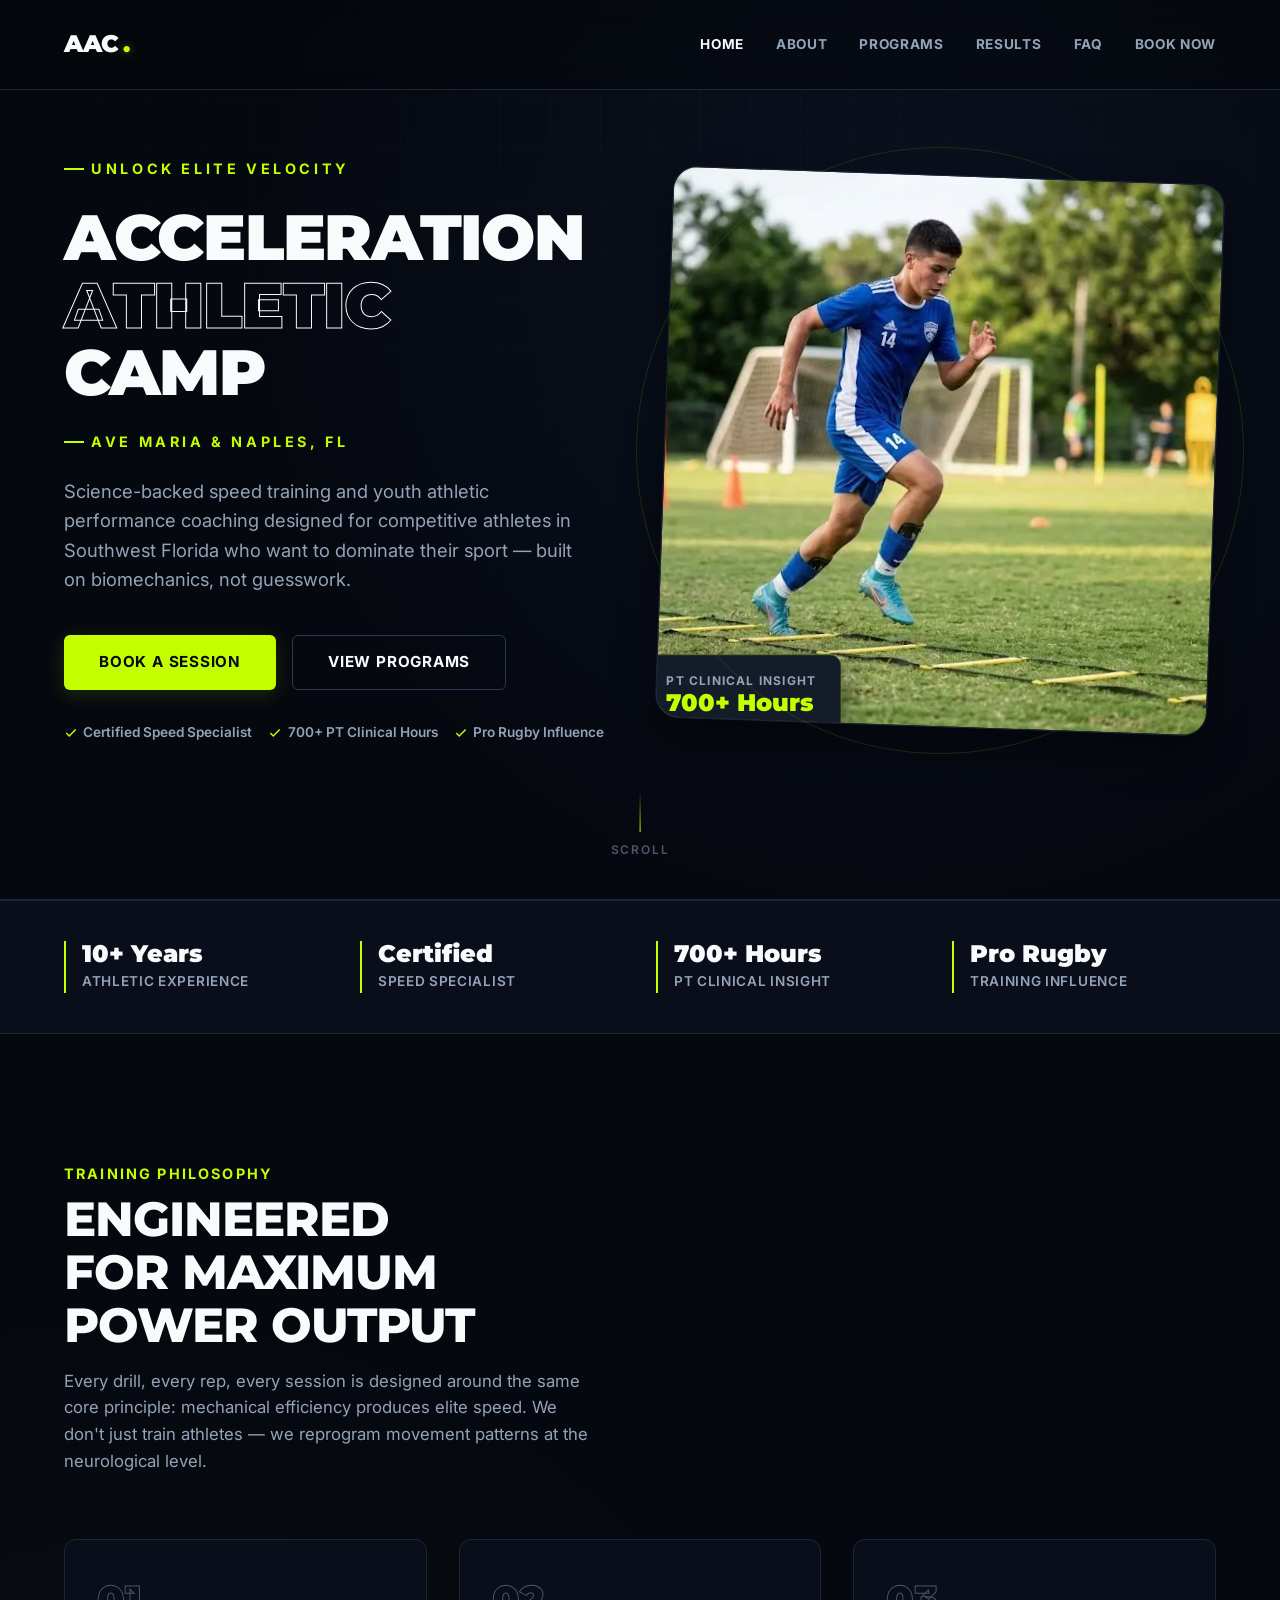
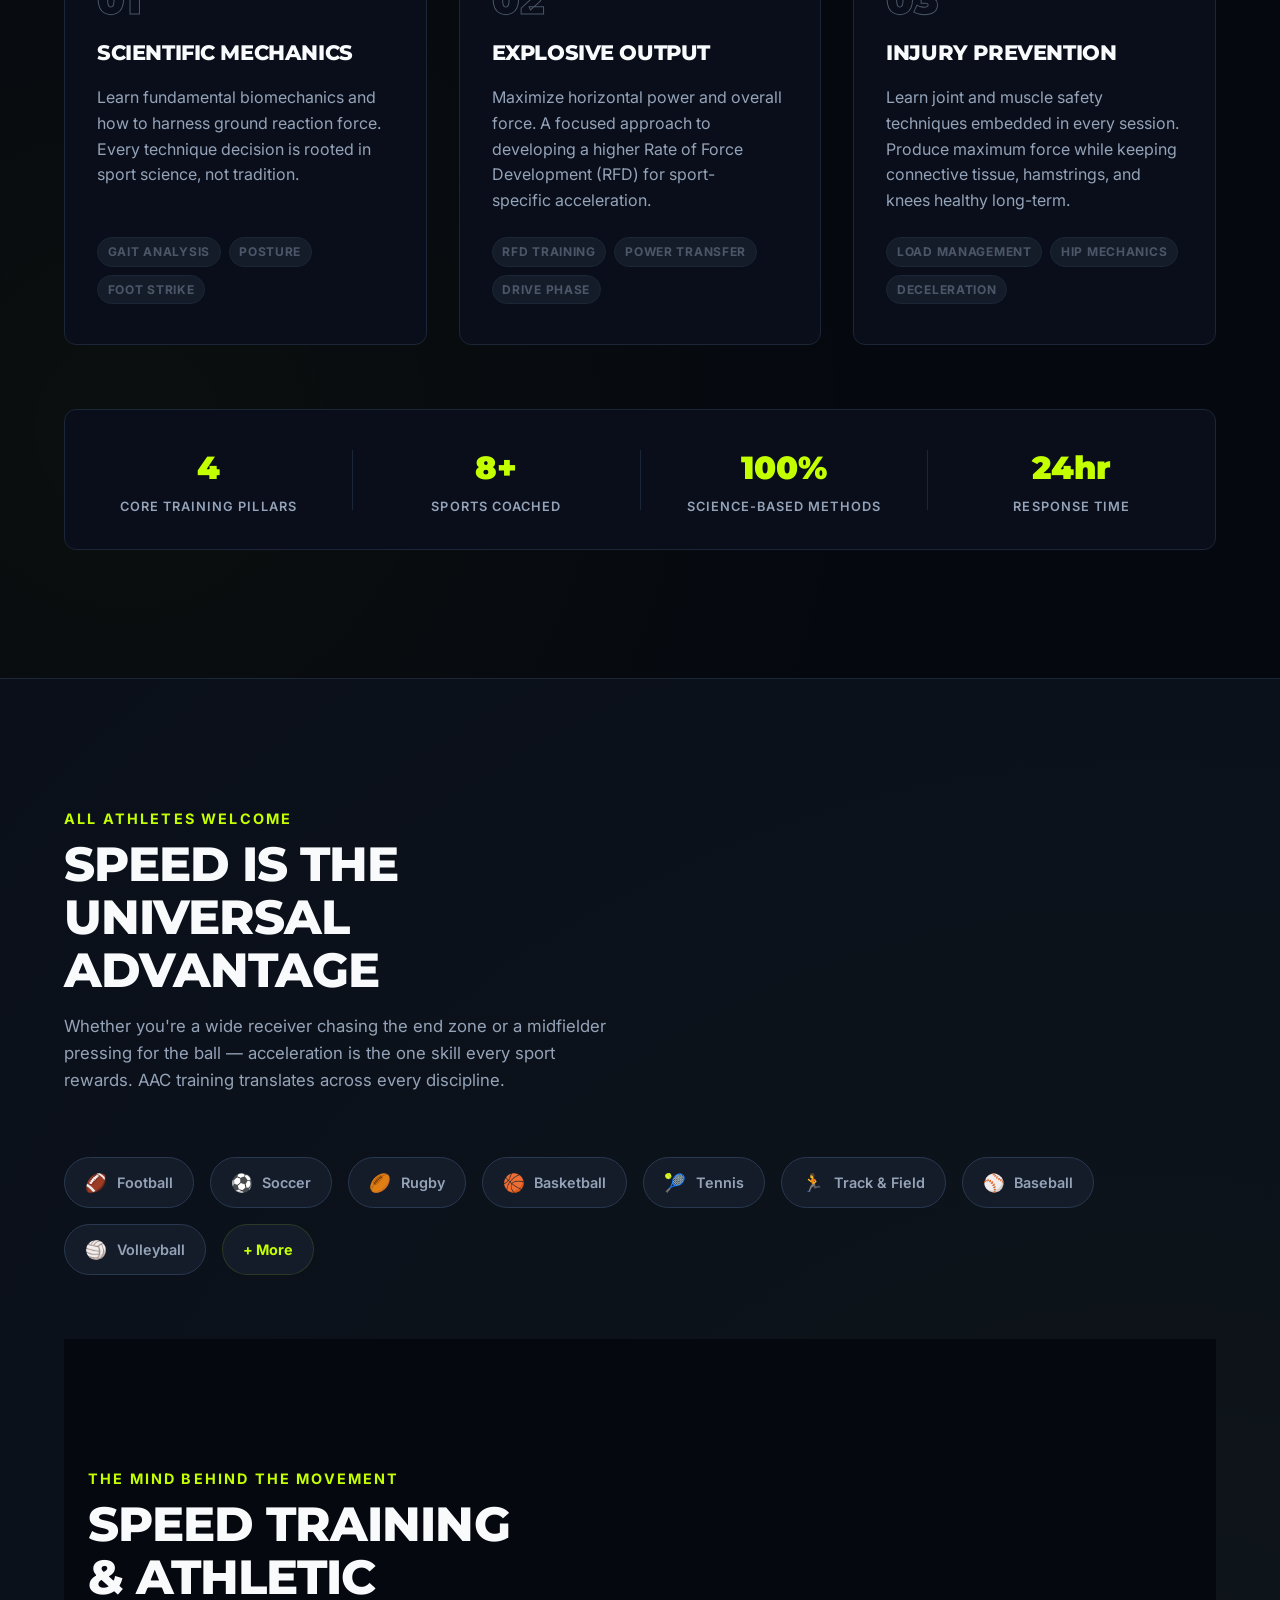
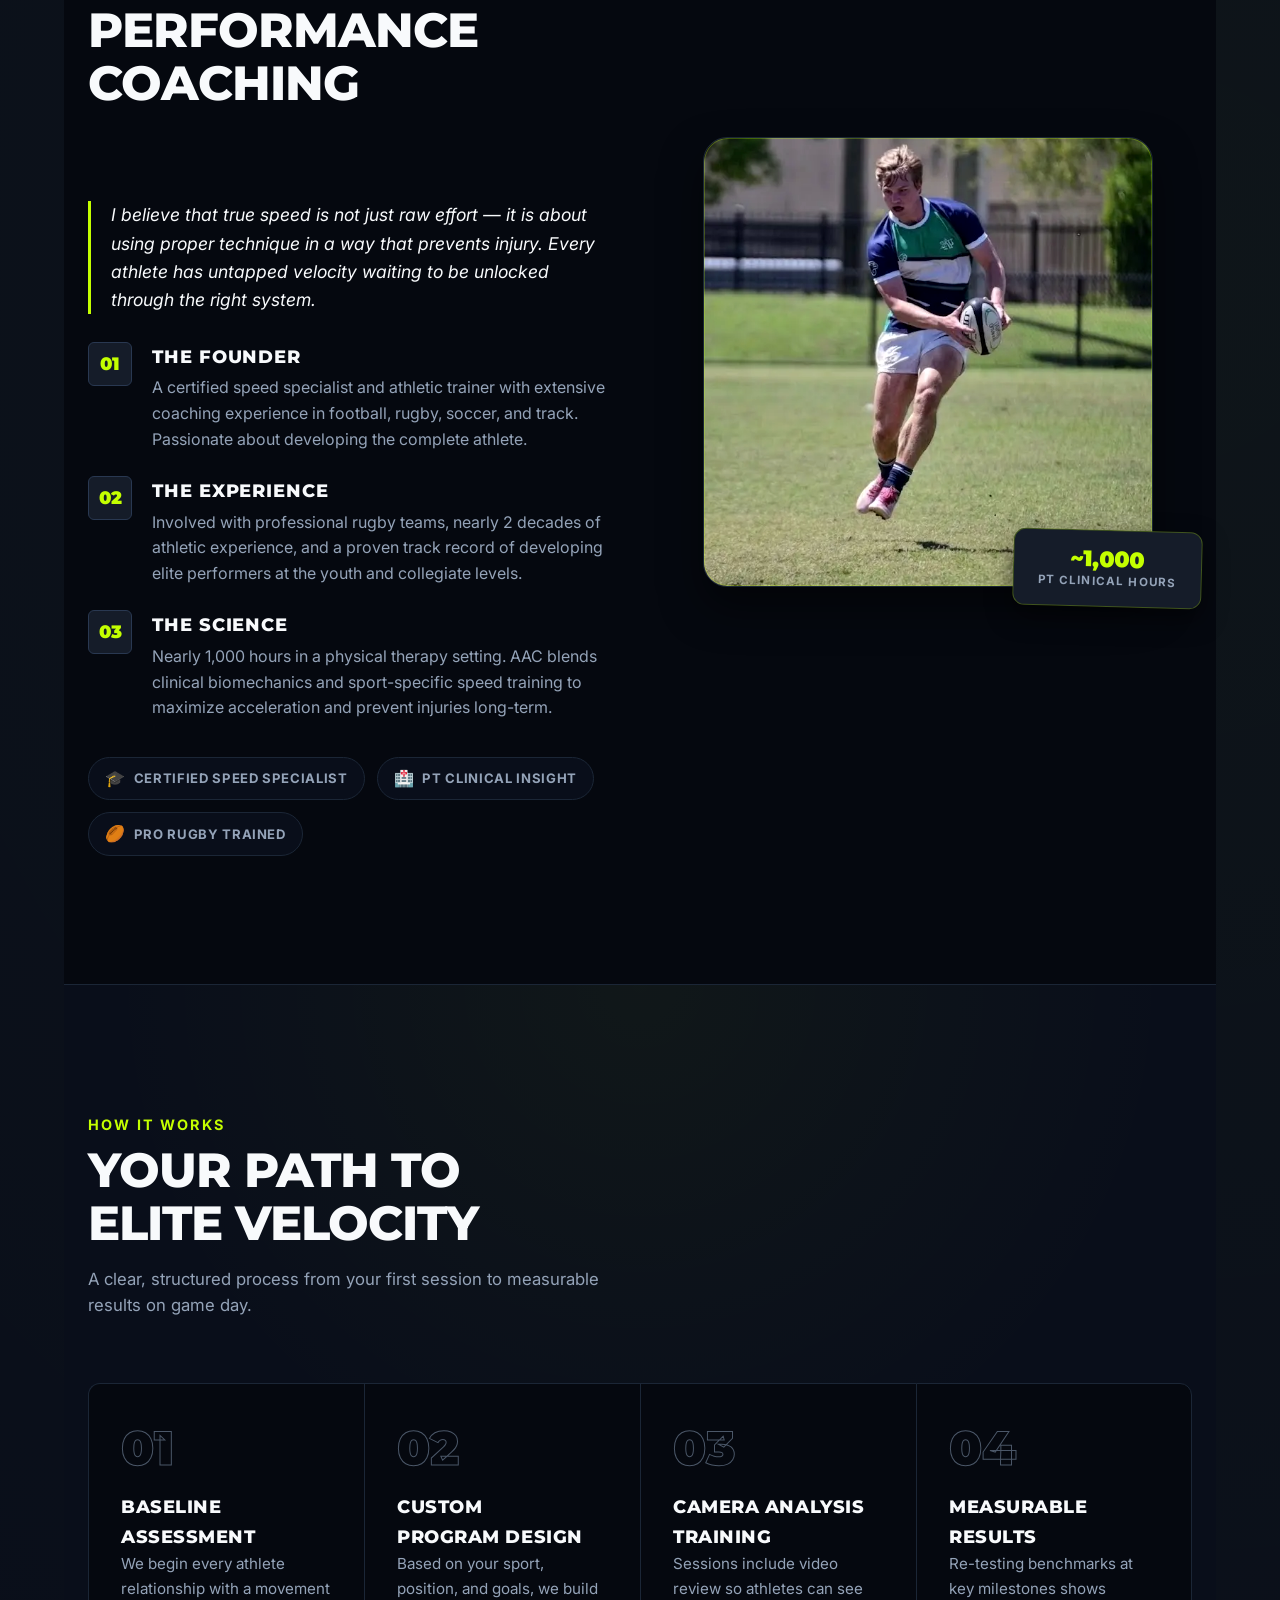
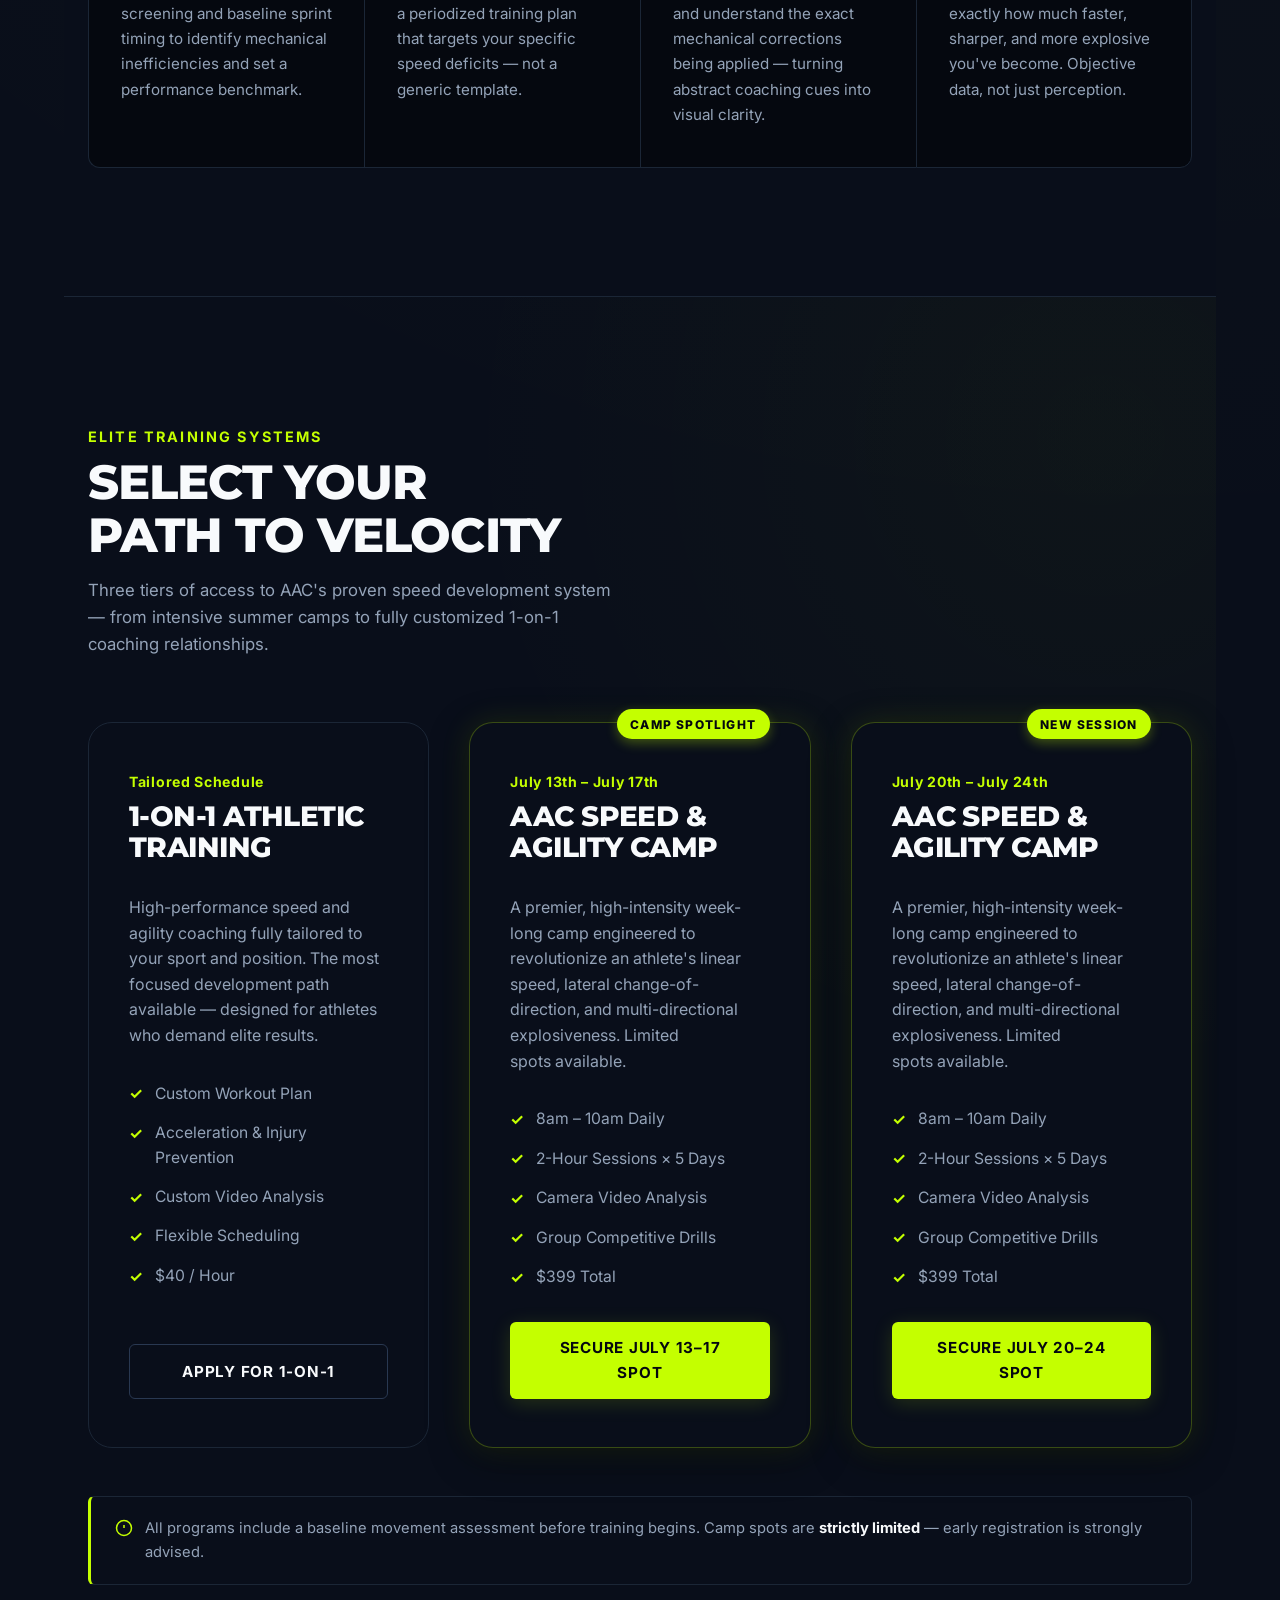
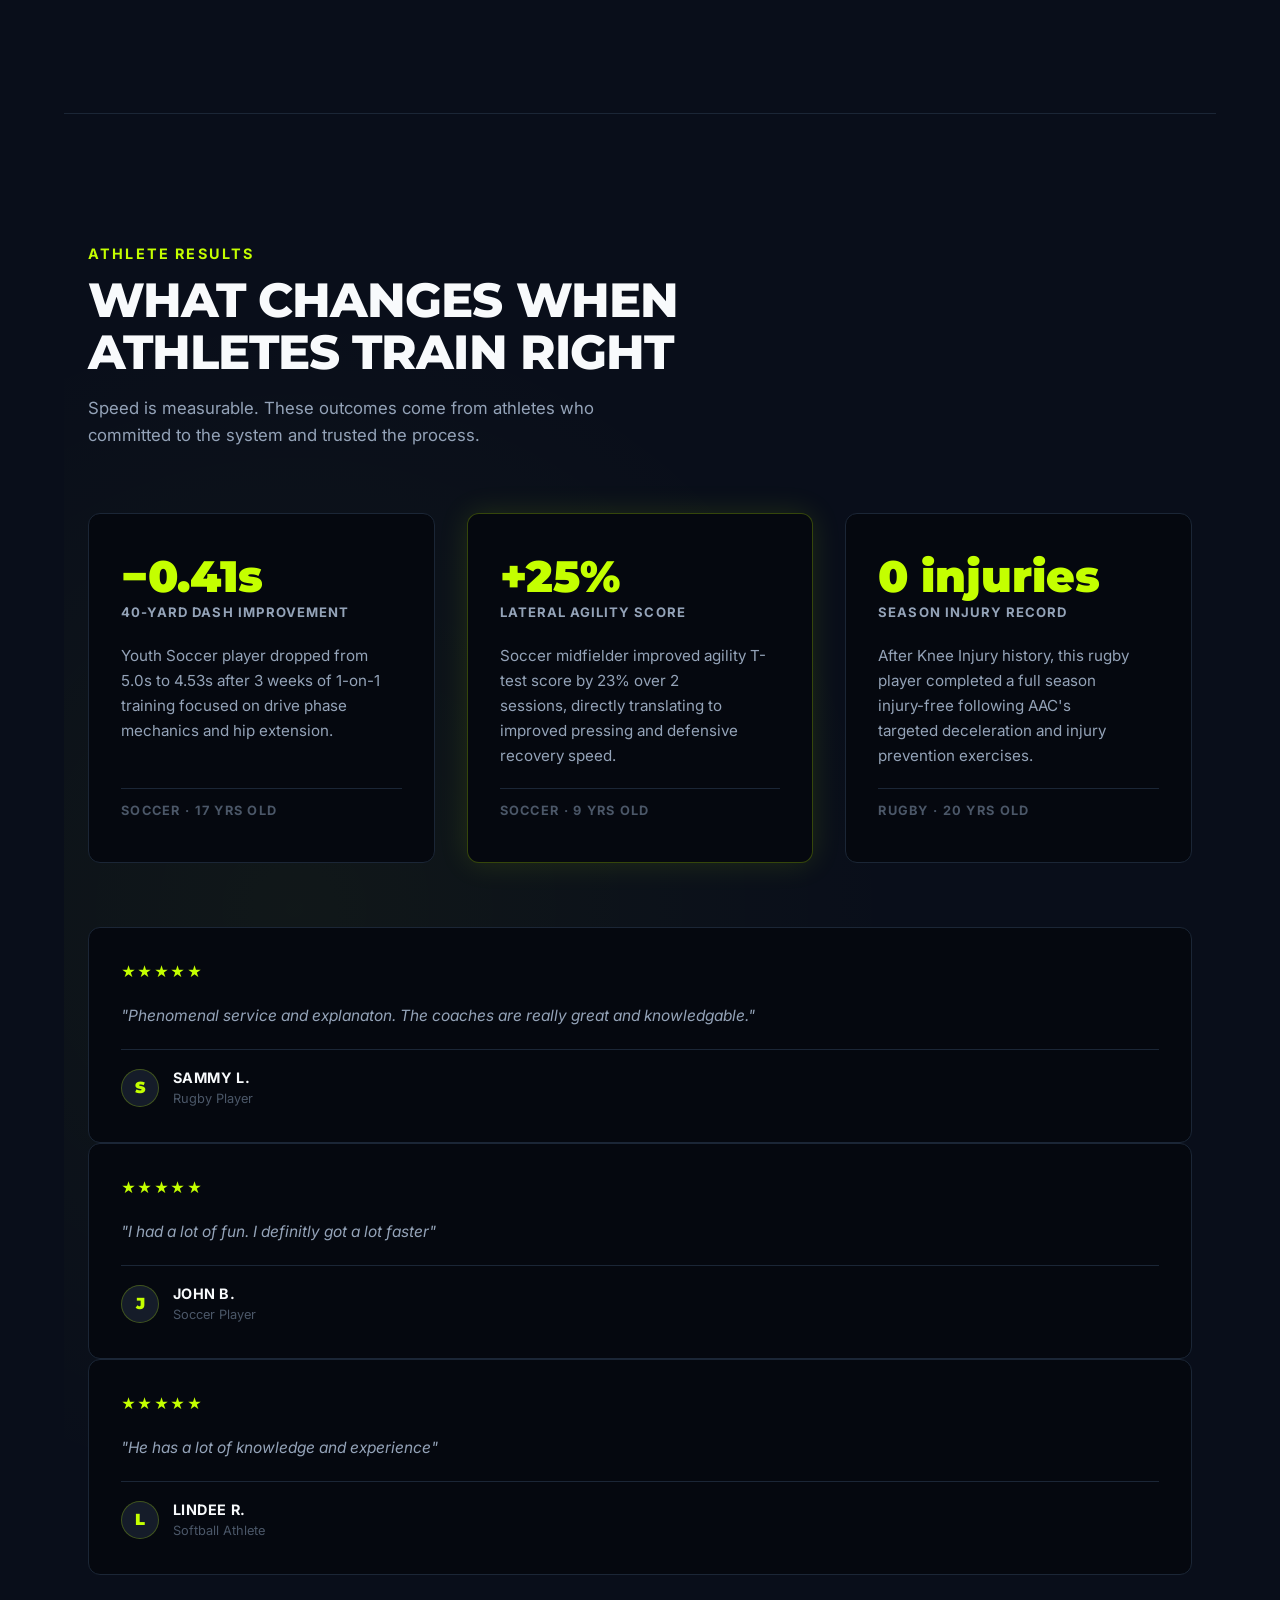
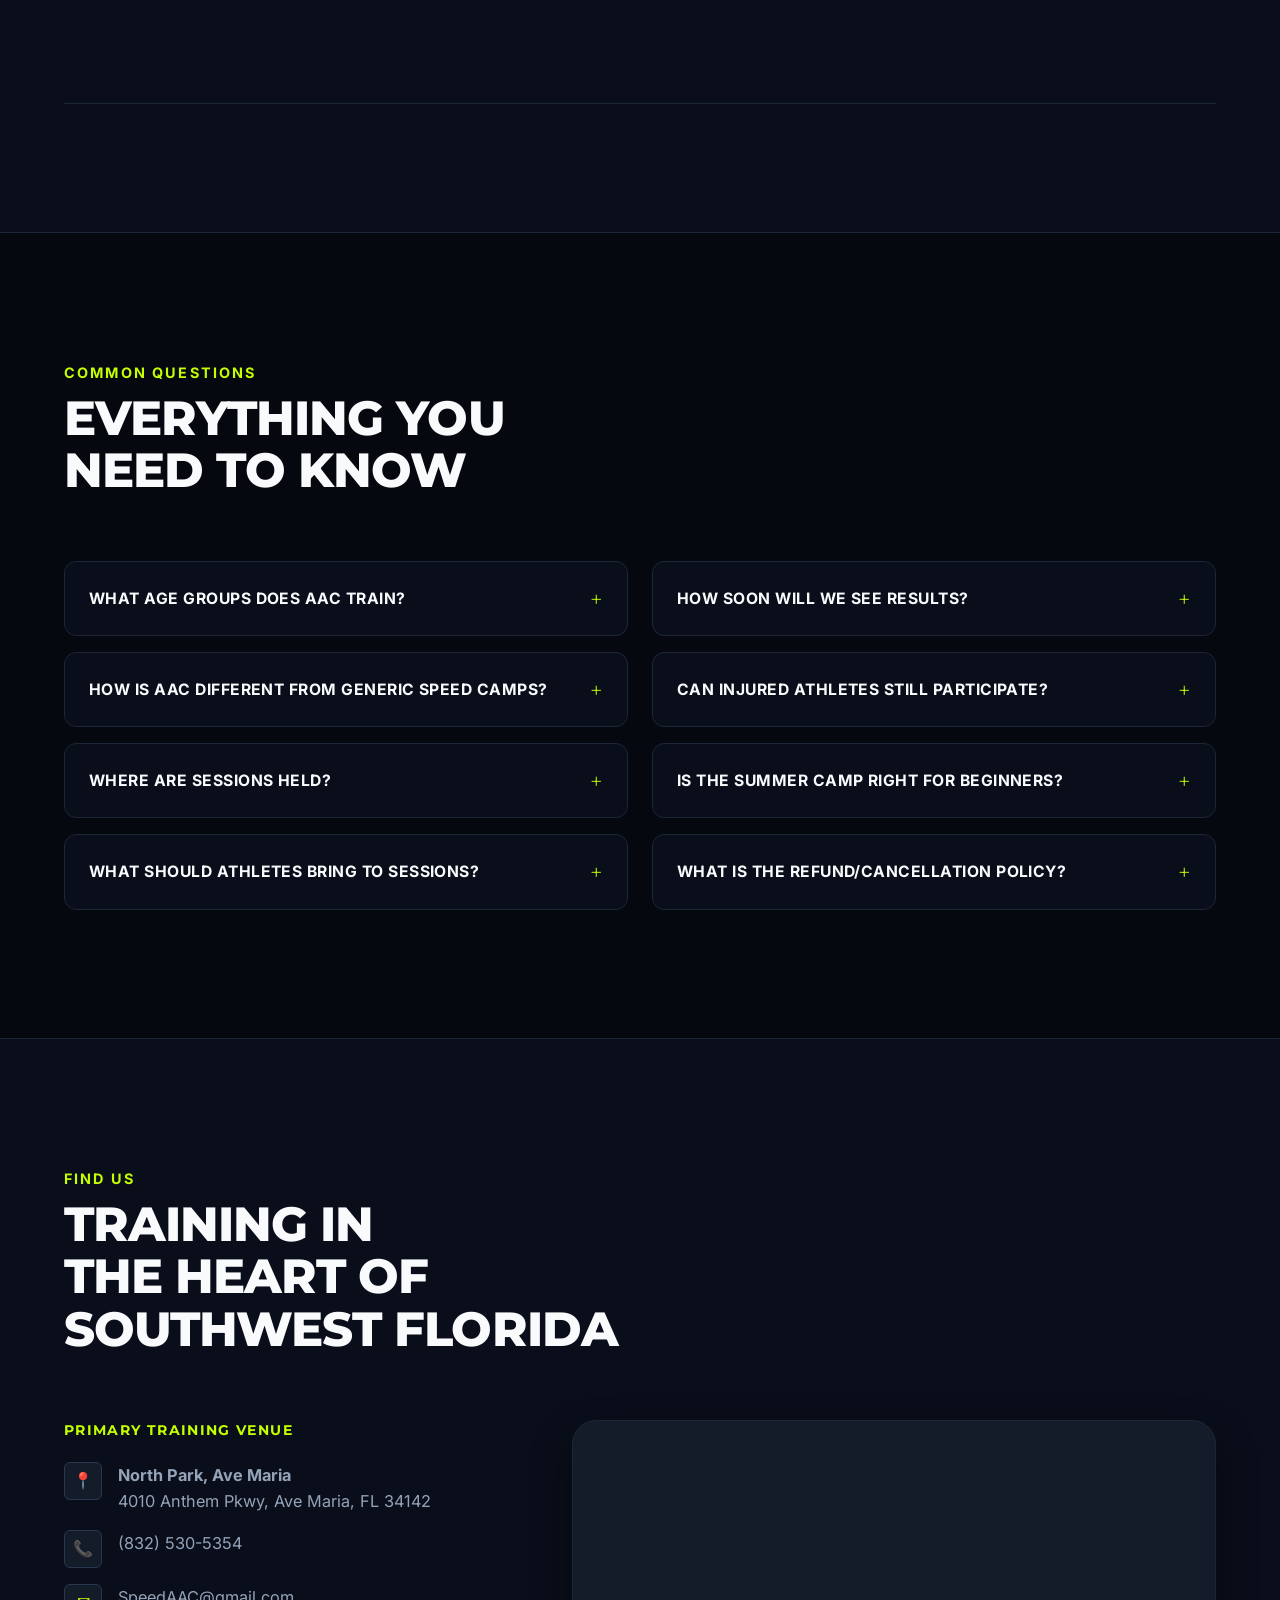
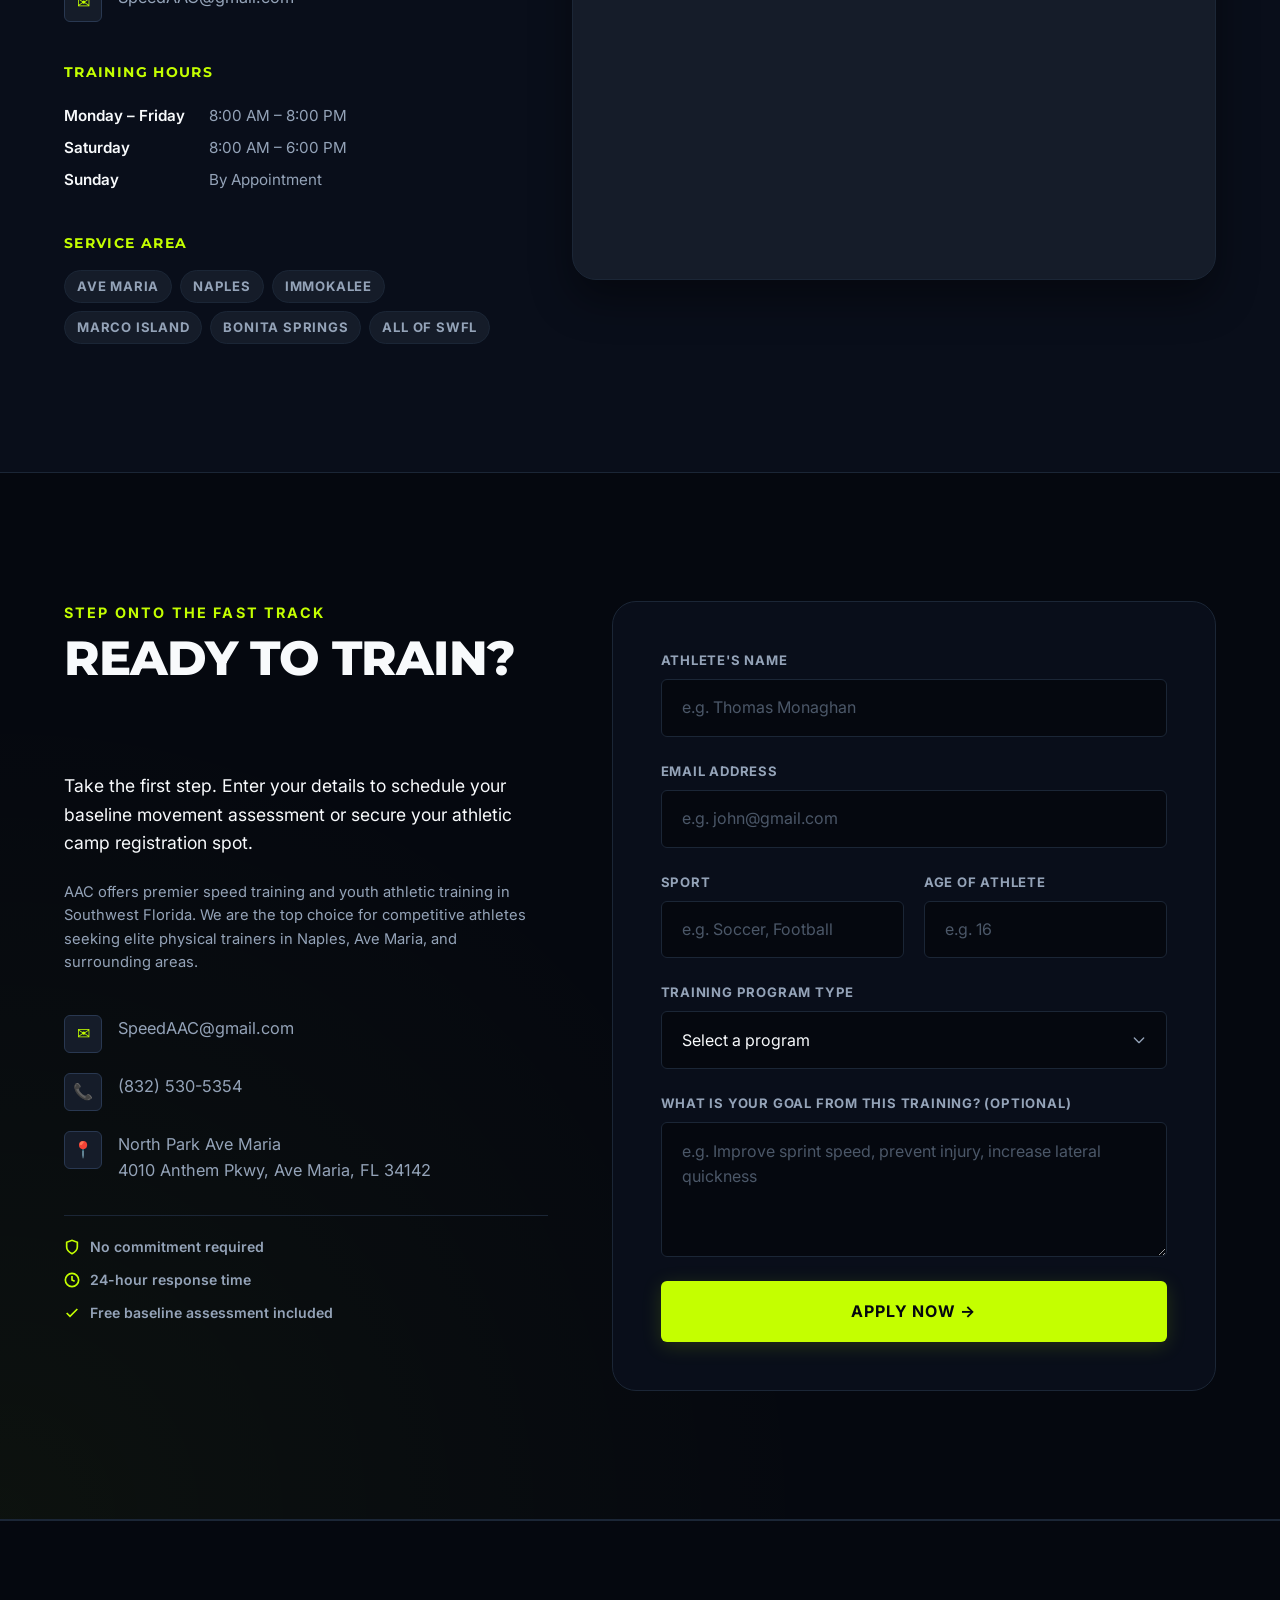
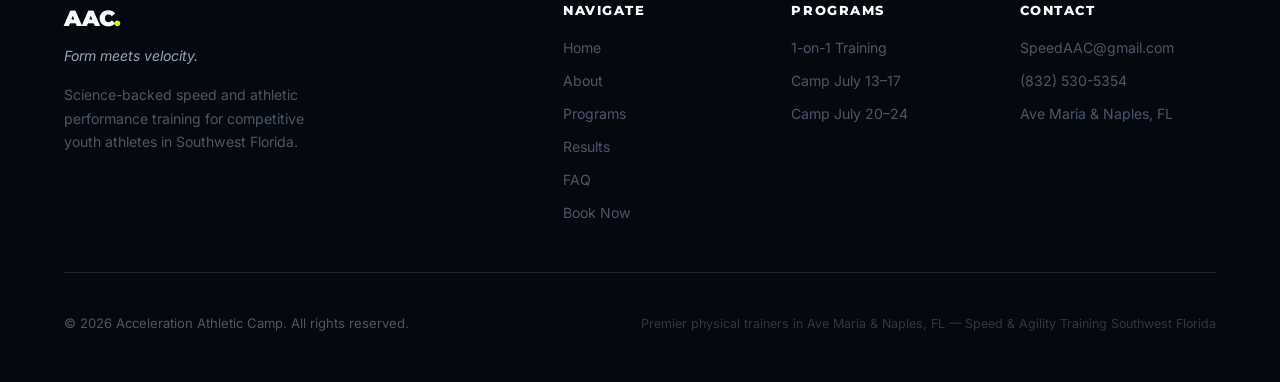
<file: index.html>
<!DOCTYPE html>
<html lang="en">

<head>
  <!-- Google tag (gtag.js) -->
  <script async src="https://www.googletagmanager.com/gtag/js?id=G-F4MGV1E83P"></script>
  <script>
    window.dataLayer = window.dataLayer || [];
    function gtag() { dataLayer.push(arguments); }
    gtag('js', new Date());
    gtag('config', 'G-F4MGV1E83P');
  </script>

  <meta charset="UTF-8">
  <meta name="viewport" content="width=device-width, initial-scale=1.0">
  <title>Speed & Athletic Training | Physical Trainers in Ave Maria & Naples FL | AAC</title>
  <meta name="description"
    content="AAC offers elite, science-backed speed training, agility camps, and 1-on-1 athletic coaching for youth athletes in Ave Maria, Naples, and Southwest Florida. Certified speed specialists with PT clinical insight.">
  <link rel="canonical" href="https://speedaac.com/" />
  <link rel="icon" href="favicon.jpg" type="image/jpeg">

  <!-- Open Graph / Facebook -->
  <meta property="og:type" content="website">
  <meta property="og:url" content="https://speedaac.com/">
  <meta property="og:title" content="Speed & Athletic Training | Physical Trainers in Ave Maria & Naples FL">
  <meta property="og:description" content="Science-backed speed training and youth athletic training camps in Southwest Florida. Certified speed specialists with PT clinical insight.">
  <meta property="og:image" content="https://speedaac.com/assets/hero_athlete.webp">

  <!-- Twitter -->
  <meta property="twitter:card" content="summary_large_image">
  <meta property="twitter:url" content="https://speedaac.com/">
  <meta property="twitter:title" content="Speed & Athletic Training | Physical Trainers in Ave Maria & Naples FL">
  <meta property="twitter:description" content="Science-backed speed training and youth athletic training camps in Southwest Florida.">
  <meta property="twitter:image" content="https://speedaac.com/assets/hero_athlete.webp">

  <!-- JSON-LD LocalBusiness Structured Data -->
  <script type="application/ld+json">
  {
    "@context": "https://schema.org",
    "@type": "SportsActivityLocation",
    "name": "Acceleration Athletic Camp",
    "alternateName": "AAC",
    "image": "https://speedaac.com/assets/hero_athlete.webp",
    "@id": "https://speedaac.com/#sports-location",
    "url": "https://speedaac.com/",
    "telephone": "(832) 530-5354",
    "priceRange": "$$",
    "address": {
      "@type": "PostalAddress",
      "streetAddress": "4010 Anthem Pkwy (North Park)",
      "addressLocality": "Ave Maria",
      "addressRegion": "FL",
      "postalCode": "34142",
      "addressCountry": "US"
    },
    "geo": {
      "@type": "GeoCoordinates",
      "latitude": 26.3458,
      "longitude": -81.4429
    },
    "openingHoursSpecification": {
      "@type": "OpeningHoursSpecification",
      "dayOfWeek": ["Monday","Tuesday","Wednesday","Thursday","Friday","Saturday"],
      "opens": "08:00",
      "closes": "20:00"
    },
    "sameAs": ["https://speedaac.com"],
    "description": "Science-backed speed training and youth athletic training camps in Ave Maria and Naples, Florida. Led by certified speed specialists with physical therapy clinical insight."
  }
  </script>

  <link rel="stylesheet" href="styles.css">
</head>

<body>

  <!-- Sticky Glassmorphic Header -->
  <header class="header" id="header">
    <div class="container header-nav">
      <a href="#home" class="logo" aria-label="AAC Home">
        AAC<span class="logo-dot">.</span>
      </a>

      <!-- Desktop Navigation -->
      <nav class="nav-menu" aria-label="Main Navigation">
        <a href="#home" class="nav-link">Home</a>
        <a href="#about" class="nav-link">About</a>
        <a href="#programs" class="nav-link">Programs</a>
        <a href="#results" class="nav-link">Results</a>
        <a href="#faq" class="nav-link">FAQ</a>
        <a href="#book" class="nav-link">Book Now</a>
      </nav>

      <!-- Mobile Hamburger -->
      <button class="menu-toggle" id="menu-toggle" aria-expanded="false" aria-controls="mobile-menu"
        aria-label="Open navigation menu">
        <span class="bar"></span>
        <span class="bar"></span>
        <span class="bar"></span>
      </button>
    </div>
  </header>

  <!-- Mobile Fullscreen Nav -->
  <nav class="mobile-menu" id="mobile-menu" aria-label="Mobile Navigation">
    <a href="#home" class="nav-link">Home</a>
    <a href="#about" class="nav-link">About</a>
    <a href="#programs" class="nav-link">Programs</a>
    <a href="#results" class="nav-link">Results</a>
    <a href="#faq" class="nav-link">FAQ</a>
    <a href="#book" class="nav-link">Book Now</a>
  </nav>

  <main>

    <!-- ═══════════════════════════════════
         HERO SECTION
    ═══════════════════════════════════ -->
    <section class="hero-section section" id="home">
      <!-- Animated background grid -->
      <div class="hero-grid-bg" aria-hidden="true"></div>

      <div class="container grid-2">
        <div class="hero-content reveal">
          <div class="hero-tagline">Unlock Elite Velocity</div>
          <h1 class="hero-title">
            Acceleration<br>
            <span>Athletic</span><br>
            Camp
          </h1>
          <div class="hero-tagline">AVE MARIA &amp; NAPLES, FL</div>
          <p class="hero-desc">Science-backed speed training and youth athletic performance coaching designed for competitive athletes in Southwest Florida who want to dominate their sport — built on biomechanics, not guesswork.</p>
          <div class="hero-ctas">
            <a href="#book" class="btn btn-primary">Book a Session</a>
            <a href="#programs" class="btn btn-secondary">View Programs</a>
          </div>
          <!-- Trust micro-signals -->
          <div class="hero-trust">
            <div class="trust-item">
              <svg width="14" height="14" viewBox="0 0 24 24" fill="none" stroke="currentColor" stroke-width="2.5" aria-hidden="true"><polyline points="20 6 9 17 4 12"/></svg>
              Certified Speed Specialist
            </div>
            <div class="trust-item">
              <svg width="14" height="14" viewBox="0 0 24 24" fill="none" stroke="currentColor" stroke-width="2.5" aria-hidden="true"><polyline points="20 6 9 17 4 12"/></svg>
              700+ PT Clinical Hours
            </div>
            <div class="trust-item">
              <svg width="14" height="14" viewBox="0 0 24 24" fill="none" stroke="currentColor" stroke-width="2.5" aria-hidden="true"><polyline points="20 6 9 17 4 12"/></svg>
              Pro Rugby Influence
            </div>
          </div>
        </div>

        <div class="hero-visual reveal">
          <div class="hero-img-container">
            <img src="assets/hero_athlete.webp"
              alt="Youth athlete in a blue soccer uniform, running with speed and agility through a quickness ladder on a grass athletic field"
              class="hero-img" width="500" height="500" loading="eager">
            <div class="hero-badge">
              <div class="hero-badge-title">PT Clinical Insight</div>
              <div class="hero-badge-value">700+ Hours</div>
            </div>
          </div>
          <!-- Decorative volt ring -->
          <div class="hero-ring" aria-hidden="true"></div>
        </div>
      </div>

      <!-- Scroll indicator -->
      <div class="scroll-hint" aria-hidden="true">
        <div class="scroll-hint-line"></div>
        <span>Scroll</span>
      </div>
    </section>

    <!-- ═══════════════════════════════════
         AUTHORITY BAR
    ═══════════════════════════════════ -->
    <section class="authority-bar" aria-label="Athletic Credentials">
      <div class="container authority-grid">
        <div class="authority-item">
          <span class="authority-val">10+ Years</span>
          <span class="authority-lbl">Athletic Experience</span>
        </div>
        <div class="authority-item">
          <span class="authority-val">Certified</span>
          <span class="authority-lbl">Speed Specialist</span>
        </div>
        <div class="authority-item">
          <span class="authority-val">700+ Hours</span>
          <span class="authority-lbl">PT Clinical Insight</span>
        </div>
        <div class="authority-item">
          <span class="authority-val">Pro Rugby</span>
          <span class="authority-lbl">Training Influence</span>
        </div>
      </div>
    </section>

    <!-- ═══════════════════════════════════
         VALUE PROPOSITION SECTION
    ═══════════════════════════════════ -->
    <section class="value-section section">
      <div class="container">
        <div class="section-header reveal">
          <span class="section-tagline">Training Philosophy</span>
          <h2 class="section-title">Engineered for Maximum Power Output</h2>
          <p class="section-intro">Every drill, every rep, every session is designed around the same core principle: mechanical efficiency produces elite speed. We don't just train athletes — we reprogram movement patterns at the neurological level.</p>
        </div>

        <div class="value-cards reveal">
          <div class="val-card">
            <div class="val-card-num">01</div>
            <h3 class="val-card-title">Scientific Mechanics</h3>
            <p class="val-card-desc">Learn fundamental biomechanics and how to harness ground reaction force. Every technique decision is rooted in sport science, not tradition.</p>
            <div class="val-card-tags">
              <span class="val-tag">Gait Analysis</span>
              <span class="val-tag">Posture</span>
              <span class="val-tag">Foot Strike</span>
            </div>
          </div>

          <div class="val-card">
            <div class="val-card-num">02</div>
            <h3 class="val-card-title">Explosive Output</h3>
            <p class="val-card-desc">Maximize horizontal power and overall force. A focused approach to developing a higher Rate of Force Development (RFD) for sport-specific acceleration.</p>
            <div class="val-card-tags">
              <span class="val-tag">RFD Training</span>
              <span class="val-tag">Power Transfer</span>
              <span class="val-tag">Drive Phase</span>
            </div>
          </div>

          <div class="val-card">
            <div class="val-card-num">03</div>
            <h3 class="val-card-title">Injury Prevention</h3>
            <p class="val-card-desc">Learn joint and muscle safety techniques embedded in every session. Produce maximum force while keeping connective tissue, hamstrings, and knees healthy long-term.</p>
            <div class="val-card-tags">
              <span class="val-tag">Load Management</span>
              <span class="val-tag">Hip Mechanics</span>
              <span class="val-tag">Deceleration</span>
            </div>
          </div>
        </div>

        <!-- Methodology highlight bar -->
        <div class="method-bar reveal">
          <div class="method-item">
            <span class="method-num">4</span>
            <span class="method-lbl">Core Training Pillars</span>
          </div>
          <div class="method-divider" aria-hidden="true"></div>
          <div class="method-item">
            <span class="method-num">8+</span>
            <span class="method-lbl">Sports Coached</span>
          </div>
          <div class="method-divider" aria-hidden="true"></div>
          <div class="method-item">
            <span class="method-num">100%</span>
            <span class="method-lbl">Science-Based Methods</span>
          </div>
          <div class="method-divider" aria-hidden="true"></div>
          <div class="method-item">
            <span class="method-num">24hr</span>
            <span class="method-lbl">Response Time</span>
          </div>
        </div>
      </div>
    </section>

    <!-- ═══════════════════════════════════
         SPORTS SERVED SECTION
    ═══════════════════════════════════ -->
    <section class="sports-section section">
      <div class="container">
        <div class="section-header reveal">
          <span class="section-tagline">All Athletes Welcome</span>
          <h2 class="section-title">Speed is the Universal Advantage</h2>
          <p class="section-intro">Whether you're a wide receiver chasing the end zone or a midfielder pressing for the ball — acceleration is the one skill every sport rewards. AAC training translates across every discipline.</p>
        </div>

        <div class="sports-grid reveal">
          <div class="sport-chip">
            <span class="sport-icon" aria-hidden="true">🏈</span>
            <span>Football</span>
          </div>
          <div class="sport-chip">
            <span class="sport-icon" aria-hidden="true">⚽</span>
            <span>Soccer</span>
          </div>
          <div class="sport-chip">
            <span class="sport-icon" aria-hidden="true">🏉</span>
            <span>Rugby</span>
          </div>
          <div class="sport-chip">
            <span class="sport-icon" aria-hidden="true">🏀</span>
            <span>Basketball</span>
          </div>
          <div class="sport-chip">
            <span class="sport-icon" aria-hidden="true">🎾</span>
            <span>Tennis</span>
          </div>
          <div class="sport-chip">
            <span class="sport-icon" aria-hidden="true">🏃</span>
            <span>Track & Field</span>
          </div>
          <div class="sport-chip">
            <span class="sport-icon" aria-hidden="true">⚾</span>
            <span>Baseball</span>
          </div>
          <div class="sport-chip">
            <span class="sport-icon" aria-hidden="true">🏐</span>
            <span>Volleyball</span>
          </div>
          <div class="sport-chip sport-chip-accent">
            <span>+ More</span>
          </div>
        </div>

        <!-- Large call-to-action strip -->
      

    <!-- ═══════════════════════════════════
         ABOUT SECTION
    ═══════════════════════════════════ -->
    <section class="about-section section" id="about">
      <div class="container grid-2">
        <div class="about-content reveal">
          <div class="section-header">
            <span class="section-tagline">The Mind Behind the Movement</span>
            <h2 class="section-title">Speed Training & Athletic Performance Coaching</h2>
          </div>

          <p class="about-bio">I believe that true speed is not just raw effort — it is about using proper technique in a way that prevents injury. Every athlete has untapped velocity waiting to be unlocked through the right system.</p>

          <div class="about-pillars">
            <div class="pillar">
              <div class="pillar-icon">01</div>
              <div class="pillar-info">
                <h3 class="pillar-title">The Founder</h3>
                <p class="pillar-desc">A certified speed specialist and athletic trainer with extensive coaching experience in football, rugby, soccer, and track. Passionate about developing the complete athlete.</p>
              </div>
            </div>

            <div class="pillar">
              <div class="pillar-icon">02</div>
              <div class="pillar-info">
                <h3 class="pillar-title">The Experience</h3>
                <p class="pillar-desc">Involved with professional rugby teams, nearly 2 decades of athletic experience, and a proven track record of developing elite performers at the youth and collegiate levels.</p>
              </div>
            </div>

            <div class="pillar">
              <div class="pillar-icon">03</div>
              <div class="pillar-info">
                <h3 class="pillar-title">The Science</h3>
                <p class="pillar-desc">Nearly 1,000 hours in a physical therapy setting. AAC blends clinical biomechanics and sport-specific speed training to maximize acceleration and prevent injuries long-term.</p>
              </div>
            </div>
          </div>

          <!-- Credential badges -->
          <div class="credential-row">
            <div class="credential-badge">
              <div class="credential-icon" aria-hidden="true">🎓</div>
              <span>Certified Speed Specialist</span>
            </div>
            <div class="credential-badge">
              <div class="credential-icon" aria-hidden="true">🏥</div>
              <span>PT Clinical Insight</span>
            </div>
            <div class="credential-badge">
              <div class="credential-icon" aria-hidden="true">🏉</div>
              <span>Pro Rugby Trained</span>
            </div>
          </div>
        </div>

        <div class="about-visual reveal">
          <div class="about-img-frame">
            <img src="assets/coach_portrait.webp"
              alt="Professional speed and agility training coach demonstrating athletic movement"
              class="about-img" width="450" height="450" loading="lazy">
          </div>
          <!-- Floating stat -->
          <div class="about-stat-float">
            <div class="about-stat-val">~1,000</div>
            <div class="about-stat-lbl">PT Clinical Hours</div>
          </div>
        </div>
      </div>
    </section>

    <!-- ═══════════════════════════════════
         PROCESS SECTION (new)
    ═══════════════════════════════════ -->
    <section class="process-section section">
      <div class="container">
        <div class="section-header reveal">
          <span class="section-tagline">How It Works</span>
          <h2 class="section-title">Your Path to Elite Velocity</h2>
          <p class="section-intro">A clear, structured process from your first session to measurable results on game day.</p>
        </div>

        <div class="process-steps reveal">
          <div class="process-step">
            <div class="process-step-num">01</div>
            <div class="process-step-connector" aria-hidden="true"></div>
            <div class="process-step-content">
              <h3 class="process-step-title">Baseline Assessment</h3>
              <p class="process-step-desc">We begin every athlete relationship with a movement screening and baseline sprint timing to identify mechanical inefficiencies and set a performance benchmark.</p>
            </div>
          </div>

          <div class="process-step">
            <div class="process-step-num">02</div>
            <div class="process-step-connector" aria-hidden="true"></div>
            <div class="process-step-content">
              <h3 class="process-step-title">Custom Program Design</h3>
              <p class="process-step-desc">Based on your sport, position, and goals, we build a periodized training plan that targets your specific speed deficits — not a generic template.</p>
            </div>
          </div>

          <div class="process-step">
            <div class="process-step-num">03</div>
            <div class="process-step-connector" aria-hidden="true"></div>
            <div class="process-step-content">
              <h3 class="process-step-title">Camera Analysis Training</h3>
              <p class="process-step-desc">Sessions include video review so athletes can see and understand the exact mechanical corrections being applied — turning abstract coaching cues into visual clarity.</p>
            </div>
          </div>

          <div class="process-step">
            <div class="process-step-num">04</div>
            <div class="process-step-content">
              <h3 class="process-step-title">Measurable Results</h3>
              <p class="process-step-desc">Re-testing benchmarks at key milestones shows exactly how much faster, sharper, and more explosive you've become. Objective data, not just perception.</p>
            </div>
          </div>
        </div>
      </div>
    </section>

    <!-- ═══════════════════════════════════
         PROGRAMS SECTION
    ═══════════════════════════════════ -->
    <section class="programs-section section" id="programs">
      <div class="container">
        <div class="section-header reveal">
          <span class="section-tagline">Elite Training Systems</span>
          <h2 class="section-title">Select Your Path to Velocity</h2>
          <p class="section-intro">Three tiers of access to AAC's proven speed development system — from intensive summer camps to fully customized 1-on-1 coaching relationships.</p>
        </div>

        <div class="programs-grid reveal">

          <!-- Program 1: 1-on-1 -->
          <article class="prog-card">
            <div class="prog-meta">
              <span class="prog-dates">Tailored Schedule</span>
              <h3 class="prog-title">1-on-1 Athletic Training</h3>
            </div>
            <p class="prog-desc">High-performance speed and agility coaching fully tailored to your sport and position. The most focused development path available — designed for athletes who demand elite results.</p>
            <ul class="prog-features">
              <li class="prog-feat-item">Custom Workout Plan</li>
              <li class="prog-feat-item">Acceleration & Injury Prevention</li>
              <li class="prog-feat-item">Custom Video Analysis</li>
              <li class="prog-feat-item">Flexible Scheduling</li>
              <li class="prog-feat-item">$40 / Hour</li>
            </ul>
            <a href="#book" class="btn btn-secondary select-prog-btn" data-program="1on1">Apply for 1-on-1</a>
          </article>

          <!-- Program 2: Camp July 13 (Featured) -->
          <article class="prog-card featured">
            <span class="badge-featured">CAMP SPOTLIGHT</span>
            <div class="prog-meta">
              <span class="prog-dates">July 13th – July 17th</span>
              <h3 class="prog-title">AAC Speed &amp; Agility Camp</h3>
            </div>
            <p class="prog-desc">A premier, high-intensity week-long camp engineered to revolutionize an athlete's linear speed, lateral change-of-direction, and multi-directional explosiveness. Limited spots available.</p>
            <ul class="prog-features">
              <li class="prog-feat-item">8am – 10am Daily</li>
              <li class="prog-feat-item">2-Hour Sessions × 5 Days</li>
              <li class="prog-feat-item">Camera Video Analysis</li>
              <li class="prog-feat-item">Group Competitive Drills</li>
              <li class="prog-feat-item">$399 Total</li>
            </ul>
            <a href="#book" class="btn btn-primary select-prog-btn" data-program="camp-july13">Secure July 13–17 Spot</a>
          </article>

          <!-- Program 3: Camp July 20 (Featured) -->
          <article class="prog-card featured">
            <span class="badge-featured">NEW SESSION</span>
            <div class="prog-meta">
              <span class="prog-dates">July 20th – July 24th</span>
              <h3 class="prog-title">AAC Speed &amp; Agility Camp</h3>
            </div>
            <p class="prog-desc">A premier, high-intensity week-long camp engineered to revolutionize an athlete's linear speed, lateral change-of-direction, and multi-directional explosiveness. Limited spots available.</p>
            <ul class="prog-features">
              <li class="prog-feat-item">8am – 10am Daily</li>
              <li class="prog-feat-item">2-Hour Sessions × 5 Days</li>
              <li class="prog-feat-item">Camera Video Analysis</li>
              <li class="prog-feat-item">Group Competitive Drills</li>
              <li class="prog-feat-item">$399 Total</li>
            </ul>
            <a href="#book" class="btn btn-primary select-prog-btn" data-program="camp-july20">Secure July 20–24 Spot</a>
          </article>
        </div>

        <!-- Program comparison note -->
        <div class="prog-note reveal">
          <svg width="18" height="18" viewBox="0 0 24 24" fill="none" stroke="currentColor" stroke-width="2" aria-hidden="true"><circle cx="12" cy="12" r="10"/><line x1="12" y1="8" x2="12" y2="12"/><line x1="12" y1="16" x2="12.01" y2="16"/></svg>
          <span>All programs include a baseline movement assessment before training begins. Camp spots are <strong>strictly limited</strong> — early registration is strongly advised.</span>
        </div>
      </div>
    </section>

    <!-- ═══════════════════════════════════
         RESULTS / TESTIMONIALS SECTION (new)
    ═══════════════════════════════════ -->
    <section class="results-section section" id="results">
      <div class="container">
        <div class="section-header reveal">
          <span class="section-tagline">Athlete Results</span>
          <h2 class="section-title">What Changes When Athletes Train Right</h2>
          <p class="section-intro">Speed is measurable. These outcomes come from athletes who committed to the system and trusted the process.</p>
        </div>

        <div class="results-grid reveal">
          <div class="result-card">
            <div class="result-metric">
              <span class="result-val">−0.41s</span>
              <span class="result-lbl">40-Yard Dash Improvement</span>
            </div>
            <p class="result-desc">Youth Soccer player dropped from 5.0s to 4.53s after 3 weeks of 1-on-1 training focused on drive phase mechanics and hip extension.</p>
            <div class="result-sport">Soccer · 17 yrs old</div>
          </div>

          <div class="result-card result-card-accent">
            <div class="result-metric">
              <span class="result-val">+25%</span>
              <span class="result-lbl">Lateral Agility Score</span>
            </div>
            <p class="result-desc">Soccer midfielder improved agility T-test score by 23% over 2 sessions, directly translating to improved pressing and defensive recovery speed.</p>
            <div class="result-sport">Soccer · 9 yrs old</div>
          </div>

          <div class="result-card">
            <div class="result-metric">
              <span class="result-val">0 injuries</span>
              <span class="result-lbl">Season Injury Record</span>
            </div>
            <p class="result-desc">After Knee Injury history, this rugby player completed a full season injury-free following AAC's targeted deceleration and injury prevention exercises.</p>
            <div class="result-sport">Rugby · 20 yrs old</div>
          </div>
        </div>

        <!-- Testimonials -->

        <div class="testimonial-card">
            <div class="testimonial-stars" aria-label="5 stars">★★★★★</div>
            <blockquote class="testimonial-quote">
              "Phenomenal service and explanaton. The coaches are really great and knowledgable."
            </blockquote>
            <div class="testimonial-author">
              <div class="testimonial-avatar" aria-hidden="true">S</div>
              <div>
                <div class="testimonial-name">Sammy L.</div>
                <div class="testimonial-role">Rugby Player</div>
              </div>
            </div>
          </div>

          <div class="testimonial-card">
            <div class="testimonial-stars" aria-label="5 stars">★★★★★</div>
            <blockquote class="testimonial-quote">
              "I had a lot of fun. I definitly got a lot faster"
            </blockquote>
            <div class="testimonial-author">
              <div class="testimonial-avatar" aria-hidden="true">J</div>
              <div>
                <div class="testimonial-name">John B.</div>
                <div class="testimonial-role">Soccer Player</div>
              </div>
            </div>
          </div>

          <div class="testimonial-card">
            <div class="testimonial-stars" aria-label="5 stars">★★★★★</div>
            <blockquote class="testimonial-quote">
              "He has a lot of knowledge and experience"
            </blockquote>
            <div class="testimonial-author">
              <div class="testimonial-avatar" aria-hidden="true">L</div>
              <div>
                <div class="testimonial-name">Lindee R.</div>
                <div class="testimonial-role">Softball Athlete</div>
              </div>
            </div>
          </div>
        </div>
      </div>
    </section>

    <!-- ═══════════════════════════════════
         FAQ SECTION (new)
    ═══════════════════════════════════ -->
    <section class="faq-section section" id="faq">
      <div class="container">
        <div class="section-header reveal">
          <span class="section-tagline">Common Questions</span>
          <h2 class="section-title">Everything You Need to Know</h2>
        </div>

        <div class="faq-grid reveal">
          <div class="faq-col">
            <details class="faq-item">
              <summary class="faq-question">
                <span>What age groups does AAC train?</span>
                <span class="faq-icon" aria-hidden="true">+</span>
              </summary>
              <div class="faq-answer">
                <p>AAC primarily works with youth and high school athletes aged 10–18. However, we also train collegiate athletes and adult competitive athletes on a case-by-case basis. The baseline assessment determines if our programs are the right fit.</p>
              </div>
            </details>

            <details class="faq-item">
              <summary class="faq-question">
                <span>How is AAC different from generic speed camps?</span>
                <span class="faq-icon" aria-hidden="true">+</span>
              </summary>
              <div class="faq-answer">
                <p>Most speed camps focus on volume — more reps, more drills. AAC focuses on mechanical quality first. With nearly 1,000 hours of physical therapy clinical insight, every coaching decision is grounded in biomechanics science, not convention. Camera analysis makes every correction visible and verifiable.</p>
              </div>
            </details>

            <details class="faq-item">
              <summary class="faq-question">
                <span>Where are sessions held?</span>
                <span class="faq-icon" aria-hidden="true">+</span>
              </summary>
              <div class="faq-answer">
                <p>Primary training takes place at North Park in Ave Maria, FL — 4010 Anthem Pkwy, Ave Maria, FL 34142. We also serve athletes in Naples and surrounding Southwest Florida areas. Contact us to discuss session location options.</p>
              </div>
            </details>

            <details class="faq-item">
              <summary class="faq-question">
                <span>What should athletes bring to sessions?</span>
                <span class="faq-icon" aria-hidden="true">+</span>
              </summary>
              <div class="faq-answer">
                <p>Athletes should come in sport-specific cleats or athletic training shoes, comfortable athletic attire, and with a water bottle. We provide all training equipment. No additional gear is required for the summer camps.</p>
              </div>
            </details>
          </div>

          <div class="faq-col">
            <details class="faq-item">
              <summary class="faq-question">
                <span>How soon will we see results?</span>
                <span class="faq-icon" aria-hidden="true">+</span>
              </summary>
              <div class="faq-answer">
                <p>Mechanical improvement (how running feels and looks) is often visible within the first 3–5 sessions as new motor patterns begin forming. Measurable timed improvements — visible in 40-yard dash or agility scores — typically emerge within 4–8 weeks of consistent training.</p>
              </div>
            </details>

            <details class="faq-item">
              <summary class="faq-question">
                <span>Can injured athletes still participate?</span>
                <span class="faq-icon" aria-hidden="true">+</span>
              </summary>
              <div class="faq-answer">
                <p>It depends on the injury. With our PT clinical insight background, we can often work around minor injuries and use training to support recovery. Athletes with significant injuries should first consult their physician. Contact us directly and we'll discuss your specific situation honestly.</p>
              </div>
            </details>

            <details class="faq-item">
              <summary class="faq-question">
                <span>Is the summer camp right for beginners?</span>
                <span class="faq-icon" aria-hidden="true">+</span>
              </summary>
              <div class="faq-answer">
                <p>Yes. The AAC summer camp is structured for athletes of varying ability levels. Beginner and intermediate athletes benefit enormously from early exposure to correct mechanics — they don't have years of bad habits to unlearn. Advanced athletes benefit from higher-intensity progressions built into the program.</p>
              </div>
            </details>

            <details class="faq-item">
              <summary class="faq-question">
                <span>What is the refund/cancellation policy?</span>
                <span class="faq-icon" aria-hidden="true">+</span>
              </summary>
              <div class="faq-answer">
                <p>Camp registrations are transferable but non-refundable after confirmation. 1-on-1 sessions require 24 hours' notice for cancellation or rescheduling without charge. Contact us directly at SpeedAAC@gmail.com to discuss any exceptional circumstances.</p>
              </div>
            </details>
          </div>
        </div>
      </div>
    </section>

    <!-- ═══════════════════════════════════
         LOCATION / MAP SECTION (new)
    ═══════════════════════════════════ -->
    <section class="location-section section">
      <div class="container">
        <div class="section-header reveal">
          <span class="section-tagline">Find Us</span>
          <h2 class="section-title">Training in the Heart of Southwest Florida</h2>
        </div>

        <div class="location-grid reveal">
          <div class="location-info">
            <div class="location-detail-block">
              <h3 class="location-detail-title">Primary Training Venue</h3>
              <div class="contact-item">
                <div class="contact-icon" aria-hidden="true">📍</div>
                <div>
                  <strong>North Park, Ave Maria</strong><br>
                  <span>4010 Anthem Pkwy, Ave Maria, FL 34142</span>
                </div>
              </div>
              <div class="contact-item">
                <div class="contact-icon" aria-hidden="true">📞</div>
                <a href="tel:+18325305354">(832) 530-5354</a>
              </div>
              <div class="contact-item">
                <div class="contact-icon" aria-hidden="true">✉</div>
                <a href="mailto:SpeedAAC@gmail.com">SpeedAAC@gmail.com</a>
              </div>
            </div>

            <div class="location-detail-block">
              <h3 class="location-detail-title">Training Hours</h3>
              <div class="hours-grid">
                <span class="hours-day">Monday – Friday</span>
                <span class="hours-time">8:00 AM – 8:00 PM</span>
                <span class="hours-day">Saturday</span>
                <span class="hours-time">8:00 AM – 6:00 PM</span>
                <span class="hours-day">Sunday</span>
                <span class="hours-time">By Appointment</span>
              </div>
            </div>

            <div class="location-service-area">
              <h3 class="location-detail-title">Service Area</h3>
              <div class="service-chips">
                <span class="service-chip">Ave Maria</span>
                <span class="service-chip">Naples</span>
                <span class="service-chip">Immokalee</span>
                <span class="service-chip">Marco Island</span>
                <span class="service-chip">Bonita Springs</span>
                <span class="service-chip">All of SWFL</span>
              </div>
            </div>
          </div>

          <!-- Map embed placeholder -->
          <div class="map-container">
            <iframe
              src="https://www.google.com/maps/embed?pb=!1m18!1m12!1m3!1d3592.3!2d-81.4429!3d26.3458!2m3!1f0!2f0!3f0!3m2!1i1024!2i768!4f13.1!3m3!1m2!1s0x0%3A0x0!2zMjbCsDIwJzQ0LjkiTiA4McKwMjYnMzQuNCJX!5e0!3m2!1sen!2sus!4v1680000000000!5m2!1sen!2sus"
              width="100%"
              height="100%"
              style="border:0;"
              allowfullscreen=""
              loading="lazy"
              referrerpolicy="no-referrer-when-downgrade"
              title="AAC Training Location at North Park, Ave Maria, FL">
            </iframe>
          </div>
        </div>
      </div>
    </section>

    <!-- ═══════════════════════════════════
         BOOKING FORM SECTION
    ═══════════════════════════════════ -->
    <section class="book-section section" id="book">
      <div class="container book-grid">
        <div class="book-info reveal">
          <div class="section-header">
            <span class="section-tagline">Step onto the Fast Track</span>
            <h2 class="section-title">Ready to Train?</h2>
          </div>
          <p class="book-lead">Take the first step. Enter your details to schedule your baseline movement assessment or secure your athletic camp registration spot.</p>
          <p class="book-service-area">AAC offers premier speed training and youth athletic training in Southwest Florida. We are the top choice for competitive athletes seeking elite physical trainers in Naples, Ave Maria, and surrounding areas.</p>

          <div class="contact-details">
            <div class="contact-item">
              <div class="contact-icon" aria-hidden="true">✉</div>
              <a href="mailto:SpeedAAC@gmail.com">SpeedAAC@gmail.com</a>
            </div>
            <div class="contact-item">
              <div class="contact-icon" aria-hidden="true">📞</div>
              <a href="tel:+18325305354">(832) 530-5354</a>
            </div>
            <div class="contact-item">
              <div class="contact-icon" aria-hidden="true">📍</div>
              <span>North Park Ave Maria<br>4010 Anthem Pkwy, Ave Maria, FL 34142</span>
            </div>
          </div>

          <!-- Trust elements beside form -->
          <div class="book-trust">
            <div class="book-trust-item">
              <svg width="16" height="16" viewBox="0 0 24 24" fill="none" stroke="currentColor" stroke-width="2.5" aria-hidden="true"><path d="M12 22s8-4 8-10V5l-8-3-8 3v7c0 6 8 10 8 10z"/></svg>
              No commitment required
            </div>
            <div class="book-trust-item">
              <svg width="16" height="16" viewBox="0 0 24 24" fill="none" stroke="currentColor" stroke-width="2.5" aria-hidden="true"><circle cx="12" cy="12" r="10"/><polyline points="12 6 12 12 16 14"/></svg>
              24-hour response time
            </div>
            <div class="book-trust-item">
              <svg width="16" height="16" viewBox="0 0 24 24" fill="none" stroke="currentColor" stroke-width="2.5" aria-hidden="true"><polyline points="20 6 9 17 4 12"/></svg>
              Free baseline assessment included
            </div>
          </div>
        </div>

        <div class="booking-form-wrapper reveal">
          <!-- Success overlay -->
          <div class="form-success-overlay" id="form-success-overlay">
            <div class="success-icon" aria-hidden="true">✓</div>
            <h3 class="success-title">Booking Received</h3>
            <p class="success-desc">An AAC Performance Specialist will contact you within 24 hours to schedule your session.</p>
            <button class="btn btn-secondary" id="success-close-btn">Done</button>
          </div>

          <form class="booking-form" id="booking-form" name="booking" method="POST"
            action="https://submit-form.com/zgfbkEusP">
            <input type="hidden" name="form-name" value="booking" />

            <div class="form-group">
              <label for="form-name" class="form-label">Athlete's Name</label>
              <input type="text" id="form-name" name="Athletes Name" class="form-input"
                placeholder="e.g. Thomas Monaghan" required>
            </div>

            <div class="form-group">
              <label for="form-email" class="form-label">Email Address</label>
              <input type="email" id="form-email" name="Email Address" class="form-input"
                placeholder="e.g. john@gmail.com" required>
            </div>

            <div class="form-row">
              <div class="form-group">
                <label for="form-sport" class="form-label">Sport</label>
                <input type="text" id="form-sport" name="Sport" class="form-input"
                  placeholder="e.g. Soccer, Football" required>
              </div>
              <div class="form-group">
                <label for="form-age" class="form-label">Age of Athlete</label>
                <input type="number" id="form-age" name="Age of Athlete" class="form-input"
                  placeholder="e.g. 16" min="1" max="120" required>
              </div>
            </div>

            <div class="form-group">
              <label for="form-program" class="form-label">Training Program Type</label>
              <select id="form-program" name="Training program type" class="form-select" required>
                <option value="" disabled selected>Select a program</option>
                <option value="1on1">1-on-1 Athletic Training</option>
                <option value="camp-july13">July Speed & Agility Camp (July 13–17)</option>
                <option value="camp-july20">July Speed & Agility Camp (July 20–24)</option>
              </select>
            </div>

            <div class="form-group">
              <label for="form-goal" class="form-label">What is your goal from this training? (Optional)</label>
              <textarea id="form-goal" name="Goal Outcome" class="form-input form-textarea"
                placeholder="e.g. Improve sprint speed, prevent injury, increase lateral quickness" rows="4"></textarea>
            </div>

            <button type="submit" class="btn btn-primary form-submit-btn">Apply Now &rarr;</button>
          </form>
        </div>
      </div>
    </section>

  </main>

  <!-- ═══════════════════════════════════
       FOOTER
  ═══════════════════════════════════ -->
  <footer class="footer">
    <div class="container">
      <div class="footer-top">
        <div class="footer-brand">
          <span class="footer-logo">AAC<span>.</span></span>
          <span class="footer-tagline">Form meets velocity.</span>
          <p class="footer-brand-desc">Science-backed speed and athletic performance training for competitive youth athletes in Southwest Florida.</p>
        </div>

        <div class="footer-cols">
          <div class="footer-col">
            <h4 class="footer-col-title">Navigate</h4>
            <div class="footer-links">
              <a href="#home" class="footer-link">Home</a>
              <a href="#about" class="footer-link">About</a>
              <a href="#programs" class="footer-link">Programs</a>
              <a href="#results" class="footer-link">Results</a>
              <a href="#faq" class="footer-link">FAQ</a>
              <a href="#book" class="footer-link">Book Now</a>
            </div>
          </div>

          <div class="footer-col">
            <h4 class="footer-col-title">Programs</h4>
            <div class="footer-links">
              <a href="#book" class="footer-link select-prog-btn" data-program="1on1">1-on-1 Training</a>
              <a href="#book" class="footer-link select-prog-btn" data-program="camp-july13">Camp July 13–17</a>
              <a href="#book" class="footer-link select-prog-btn" data-program="camp-july20">Camp July 20–24</a>
            </div>
          </div>

          <div class="footer-col">
            <h4 class="footer-col-title">Contact</h4>
            <div class="footer-links">
              <a href="mailto:SpeedAAC@gmail.com" class="footer-link">SpeedAAC@gmail.com</a>
              <a href="tel:+18325305354" class="footer-link">(832) 530-5354</a>
              <span class="footer-link-plain">Ave Maria & Naples, FL</span>
            </div>
          </div>
        </div>
      </div>

      <div class="footer-bottom">
        <p class="copyright-text">&copy; 2026 Acceleration Athletic Camp. All rights reserved.</p>
        <p class="footer-seo-text">Premier physical trainers in Ave Maria &amp; Naples, FL — Speed &amp; Agility Training Southwest Florida</p>
      </div>
    </div>
  </footer>

  <script src="app.js"></script>
</body>
</html>
</file>
<file: styles.css>
@import url('https://fonts.googleapis.com/css2?family=Inter:wght@300;400;500;600;700&family=Montserrat:ital,wght@0,700;0,800;0,900;1,700&display=swap');

@layer reset, base, layout, components, utility;

/* ══════════════════════════════════════════════
   RESET
══════════════════════════════════════════════ */
@layer reset {
  :where(*, *::before, *::after) {
    box-sizing: border-box;
    margin: 0;
    padding: 0;
  }

  :where(html) {
    scroll-behavior: smooth;
    -webkit-text-size-adjust: 100%;
  }

  :where(body) {
    line-height: 1.5;
    -webkit-font-smoothing: antialiased;
    -moz-osx-font-smoothing: grayscale;
    overflow-x: hidden;
  }

  :where(img, picture, video, canvas, svg) {
    display: block;
    max-width: 100%;
    height: auto;
  }

  :where(button, input, select, textarea) {
    font: inherit;
    background: none;
    border: none;
    color: inherit;
  }

  :where(a) {
    color: inherit;
    text-decoration: none;
  }

  :where(ul, ol) {
    list-style: none;
  }

  :where(details) summary {
    cursor: pointer;
    list-style: none;
  }

  :where(details) summary::-webkit-details-marker {
    display: none;
  }
}

/* ══════════════════════════════════════════════
   BASE
══════════════════════════════════════════════ */
@layer base {
  :root {
    color-scheme: dark;

    /* Design Tokens – Literal */
    --color-slate-950: hsl(222, 47%, 4%);
    --color-slate-900: hsl(222, 47%, 7%);
    --color-slate-800: hsl(217, 33%, 12%);
    --color-slate-700: hsl(217, 19%, 20%);
    --color-slate-600: hsl(215, 16%, 35%);
    --color-slate-400: hsl(215, 20%, 65%);
    --color-slate-200: hsl(214, 32%, 91%);
    --color-slate-50:  hsl(210, 40%, 98%);

    --color-volt-500: hsl(74, 100%, 50%);
    --color-volt-600: hsl(74, 100%, 42%);
    --color-volt-950: hsl(74, 100%, 4%);
    --color-volt-glow: hsla(74, 100%, 50%, 0.12);
    --color-volt-glow-strong: hsla(74, 100%, 50%, 0.25);

    /* Design Tokens – Semantic */
    --bg-primary:           var(--color-slate-950);
    --bg-surface:           var(--color-slate-900);
    --bg-surface-elevated:  var(--color-slate-800);
    --bg-card:              var(--color-slate-800);

    --text-primary:   var(--color-slate-50);
    --text-secondary: var(--color-slate-400);
    --text-muted:     var(--color-slate-600);

    --accent:       var(--color-volt-500);
    --accent-hover: var(--color-volt-600);
    --accent-glow:  var(--color-volt-glow);

    --font-heading: 'Montserrat', sans-serif;
    --font-body:    'Inter', sans-serif;

    /* Borders */
    --border-slate:       1px solid hsl(217, 33%, 16%);
    --border-slate-bright:1px solid hsl(217, 33%, 24%);
    --border-accent:      1px solid var(--accent);
    --border-accent-dim:  1px solid hsla(74, 100%, 50%, 0.25);

    /* Sizing & Transitions */
    --border-radius-sm: 6px;
    --border-radius-md: 12px;
    --border-radius-lg: 24px;
    --border-radius-xl: 40px;

    --transition-fast:   0.25s cubic-bezier(0.16, 1, 0.3, 1);
    --transition-smooth: 0.5s  cubic-bezier(0.16, 1, 0.3, 1);

    --section-padding:    clamp(5rem, 10vw, 9rem);
    --container-max-width: 1200px;
  }

  body {
    background-color: var(--bg-primary);
    color: var(--text-primary);
    font-family: var(--font-body);
    font-size: 1rem;
    line-height: 1.6;
    scrollbar-color: var(--accent) var(--bg-primary);
    scrollbar-width: thin;
    overflow-x: hidden;
  }

  h1, h2, h3 {
    font-family: var(--font-heading);
    font-weight: 800;
    text-transform: uppercase;
    letter-spacing: -0.02em;
    text-wrap: balance;
    color: var(--text-primary);
  }

  p {
    color: var(--text-secondary);
    text-wrap: pretty;
  }

  ::selection {
    background-color: var(--accent);
    color: var(--color-slate-950);
  }
}

/* ══════════════════════════════════════════════
   LAYOUT
══════════════════════════════════════════════ */
@layer layout {

  .container {
    width: 100%;
    max-width: var(--container-max-width);
    margin-inline: auto;
    padding-inline: 1.5rem;
  }

  .section {
    padding-block: var(--section-padding);
    position: relative;
    border-bottom: var(--border-slate);
  }

  .grid-2 {
    display: grid;
    grid-template-columns: 1fr;
    gap: 3rem;
    align-items: center;
  }

  @media (min-width: 768px) {
    .grid-2 {
      grid-template-columns: repeat(2, 1fr);
    }
  }

  /* ── Sticky Shrinking Header ── */
  .header {
    position: fixed;
    top: 0; left: 0; right: 0;
    z-index: 100;
    height: 90px;
    background-color: rgba(4, 6, 9, 0.4);
    backdrop-filter: blur(12px);
    -webkit-backdrop-filter: blur(12px);
    border-bottom: var(--border-slate);
    transition: height var(--transition-smooth), background-color var(--transition-smooth);
    display: flex;
    align-items: center;
  }

  @media (prefers-reduced-motion: no-preference) {
    @supports ((animation-timeline: scroll()) and (animation-range: 0% 100%)) {
      @keyframes shrink {
        to {
          height: 65px;
          background-color: rgba(4, 6, 9, 0.9);
        }
      }
      .header {
        animation: shrink auto linear both;
        animation-timeline: scroll(block root);
        animation-range: 0px 120px;
      }
    }
  }

  .header.shrink-fallback {
    height: 65px;
    background-color: rgba(4, 6, 9, 0.9);
  }

  .header-nav {
    display: flex;
    justify-content: space-between;
    align-items: center;
    width: 100%;
  }

  .logo {
    font-family: var(--font-heading);
    font-weight: 900;
    font-size: 1.5rem;
    letter-spacing: -0.05em;
    display: flex;
    align-items: center;
    gap: 0.25em;
  }

  .logo-dot {
    color: var(--accent);
    text-shadow: 0 0 10px hsla(74, 100%, 50%, 0.5);
  }

  .nav-menu {
    display: none;
    gap: 2rem;
    align-items: center;
  }

  @media (min-width: 768px) {
    .nav-menu { display: flex; }
  }

  .nav-link {
    font-size: 0.85rem;
    font-weight: 700;
    text-transform: uppercase;
    letter-spacing: 0.05em;
    color: var(--text-secondary);
    transition: color var(--transition-fast);
    position: relative;
    padding-block: 0.5rem;
  }

  .nav-link:hover { color: var(--text-primary); }

  .nav-link::after {
    content: '';
    position: absolute;
    bottom: 0; left: 0;
    width: 100%;
    height: 2px;
    background-color: var(--accent);
    transform: scaleX(0);
    transform-origin: right;
    transition: transform var(--transition-fast);
  }

  .nav-link:hover::after {
    transform: scaleX(1);
    transform-origin: left;
  }

  /* ── Hamburger ── */
  .menu-toggle {
    display: flex;
    flex-direction: column;
    gap: 6px;
    width: 30px;
    height: 30px;
    justify-content: center;
    cursor: pointer;
    z-index: 110;
  }

  @media (min-width: 768px) {
    .menu-toggle { display: none; }
  }

  .bar {
    width: 100%;
    height: 2px;
    background-color: var(--text-primary);
    transition: transform var(--transition-fast), opacity var(--transition-fast), background-color var(--transition-fast);
  }

  .menu-toggle.active .bar:nth-child(1) {
    transform: translateY(8px) rotate(45deg);
    background-color: var(--accent);
  }
  .menu-toggle.active .bar:nth-child(2) { opacity: 0; }
  .menu-toggle.active .bar:nth-child(3) {
    transform: translateY(-8px) rotate(-45deg);
    background-color: var(--accent);
  }

  /* ── Mobile fullscreen nav ── */
  .mobile-menu {
    position: fixed;
    top: 0; left: 0;
    width: 100vw;
    height: 100vh;
    background-color: var(--bg-primary);
    z-index: 105;
    display: flex;
    flex-direction: column;
    justify-content: center;
    align-items: center;
    gap: 2rem;
    padding: 2rem;
    transform: translateY(-100%);
    transition: transform 0.4s cubic-bezier(0.16, 1, 0.3, 1);
  }

  .mobile-menu.active { transform: translateY(0); }

  .mobile-menu .nav-link { font-size: 1.5rem; }
}

/* ══════════════════════════════════════════════
   COMPONENTS
══════════════════════════════════════════════ */
@layer components {

  /* ── Buttons ── */
  .btn {
    display: inline-flex;
    align-items: center;
    justify-content: center;
    padding: 0.9rem 2.2rem;
    font-size: 0.95rem;
    font-weight: 700;
    text-transform: uppercase;
    letter-spacing: 0.05em;
    border-radius: var(--border-radius-sm);
    cursor: pointer;
    transition:
      transform var(--transition-fast),
      background-color var(--transition-fast),
      box-shadow var(--transition-fast),
      border-color var(--transition-fast),
      color var(--transition-fast);
    text-align: center;
  }

  .btn-primary {
    background-color: var(--accent);
    color: var(--color-slate-950);
    box-shadow: 0 4px 20px hsla(74, 100%, 50%, 0.15);
  }

  .btn-primary:hover {
    background-color: var(--accent-hover);
    transform: translateY(-2px);
    box-shadow: 0 6px 24px hsla(74, 100%, 50%, 0.3);
  }

  .btn-primary:active { transform: translateY(0); }

  .btn-secondary {
    background-color: transparent;
    color: var(--text-primary);
    border: var(--border-slate-bright);
  }

  .btn-secondary:hover {
    border-color: var(--accent);
    color: var(--accent);
    transform: translateY(-2px);
    box-shadow: 0 4px 15px hsla(74, 100%, 50%, 0.08);
  }

  .btn-secondary:active { transform: translateY(0); }

  /* ══════════════════════════════════════
     HERO SECTION
  ══════════════════════════════════════ */
  .hero-section {
    display: flex;
    align-items: center;
    min-height: 100vh;
    padding-top: 130px;
    background-image: radial-gradient(circle at 70% 30%, hsla(222, 47%, 18%, 0.3) 0%, transparent 60%);
    overflow: hidden;
    position: relative;
  }

  /* Animated grid background */
  .hero-grid-bg {
    position: absolute;
    inset: 0;
    background-image:
      linear-gradient(hsla(215, 20%, 65%, 0.04) 1px, transparent 1px),
      linear-gradient(90deg, hsla(215, 20%, 65%, 0.04) 1px, transparent 1px);
    background-size: 50px 50px;
    pointer-events: none;
    z-index: 0;
    mask-image: radial-gradient(ellipse 70% 70% at 50% 0%, black 0%, transparent 100%);
  }

  .hero-section .container {
    position: relative;
    z-index: 1;
  }

  .hero-content {
    display: flex;
    flex-direction: column;
    gap: 1.5rem;
  }

  .hero-tagline {
    font-size: 0.9rem;
    font-weight: 700;
    color: var(--accent);
    letter-spacing: 0.25em;
    text-transform: uppercase;
    display: flex;
    align-items: center;
    gap: 0.5em;
  }

  .hero-tagline::before {
    content: '';
    width: 20px;
    height: 2px;
    background-color: var(--accent);
  }

  .hero-title {
    font-size: clamp(2.5rem, 5vw, 4.5rem);
    line-height: 1.05;
    font-weight: 900;
  }

  .hero-title span {
    color: transparent;
    -webkit-text-stroke: 1px var(--text-primary);
  }

  .hero-desc {
    font-size: clamp(1rem, 2vw, 1.15rem);
    color: var(--text-secondary);
    max-width: 520px;
  }

  .hero-ctas {
    display: flex;
    flex-wrap: wrap;
    gap: 1rem;
    margin-top: 1rem;
  }

  /* Trust micro-signals */
  .hero-trust {
    display: flex;
    flex-wrap: wrap;
    gap: 1rem;
    margin-top: 0.5rem;
  }

  .trust-item {
    display: flex;
    align-items: center;
    gap: 0.4em;
    font-size: 0.85rem;
    font-weight: 600;
    color: var(--text-secondary);
  }

  .trust-item svg {
    color: var(--accent);
    flex-shrink: 0;
  }

  /* Hero visual side */
  .hero-visual {
    position: relative;
    display: flex;
    justify-content: center;
    align-items: center;
  }

  .hero-img-container {
    position: relative;
    border-radius: var(--border-radius-lg);
    overflow: hidden;
    border: var(--border-slate);
    box-shadow: 0 20px 40px rgba(0, 0, 0, 0.4);
    transform: rotate(2deg);
    transition: transform var(--transition-smooth);
  }

  .hero-img-container::before {
    content: '';
    position: absolute;
    inset: 0;
    background: linear-gradient(135deg, transparent 40%, rgba(191, 255, 0, 0.1) 100%);
    z-index: 2;
    pointer-events: none;
  }

  .hero-img-container:hover {
    transform: rotate(0deg) scale(1.02);
  }

  .hero-img {
    width: 100%;
    aspect-ratio: 1;
    object-fit: cover;
  }

  .hero-badge {
    position: absolute;
    bottom: -15px;
    left: -15px;
    background-color: var(--bg-surface-elevated);
    border: var(--border-accent-dim);
    padding: 1rem 1.5rem;
    border-radius: var(--border-radius-md);
    box-shadow: 0 10px 25px rgba(0, 0, 0, 0.5);
    z-index: 5;
    transform: rotate(-2deg);
  }

  .hero-badge-title {
    font-size: 0.75rem;
    font-weight: 700;
    color: var(--text-secondary);
    text-transform: uppercase;
    letter-spacing: 0.1em;
  }

  .hero-badge-value {
    font-family: var(--font-heading);
    font-size: 1.5rem;
    font-weight: 900;
    color: var(--accent);
    line-height: 1.1;
  }

  /* Decorative ring around image */
  .hero-ring {
    position: absolute;
    width: 110%;
    height: 110%;
    border-radius: 50%;
    border: 1px solid var(--color-volt-glow);
    pointer-events: none;
    animation: spin-slow 20s linear infinite;
  }

  @keyframes spin-slow {
    to { transform: rotate(360deg); }
  }

  /* Scroll hint */
  .scroll-hint {
    position: absolute;
    bottom: 2.5rem;
    left: 50%;
    transform: translateX(-50%);
    display: flex;
    flex-direction: column;
    align-items: center;
    gap: 0.5rem;
    font-size: 0.75rem;
    font-weight: 600;
    letter-spacing: 0.15em;
    text-transform: uppercase;
    color: var(--text-muted);
    z-index: 1;
  }

  .scroll-hint-line {
    width: 1px;
    height: 40px;
    background: linear-gradient(to bottom, transparent, var(--accent));
    animation: scroll-pulse 2s ease-in-out infinite;
  }

  @keyframes scroll-pulse {
    0%, 100% { opacity: 0.3; transform: scaleY(0.8); }
    50%       { opacity: 1;   transform: scaleY(1); }
  }

  /* ══════════════════════════════════════
     AUTHORITY BAR
  ══════════════════════════════════════ */
  .authority-bar {
    background-color: var(--bg-surface);
    border-block: var(--border-slate);
    padding-block: 2.5rem;
    overflow: hidden;
  }

  .authority-grid {
    display: grid;
    grid-template-columns: repeat(2, 1fr);
    gap: 2rem;
  }

  @media (min-width: 992px) {
    .authority-grid {
      grid-template-columns: repeat(4, 1fr);
    }
  }

  .authority-item {
    display: flex;
    flex-direction: column;
    gap: 0.25rem;
    padding-inline-start: 1rem;
    border-inline-start: 2px solid var(--accent);
  }

  .authority-val {
    font-family: var(--font-heading);
    font-size: clamp(1.2rem, 3vw, 1.5rem);
    font-weight: 900;
    color: var(--text-primary);
    line-height: 1.1;
  }

  .authority-lbl {
    font-size: 0.85rem;
    color: var(--text-secondary);
    text-transform: uppercase;
    letter-spacing: 0.05em;
    font-weight: 600;
  }

  /* ══════════════════════════════════════
     VALUE PROPOSITION SECTION
  ══════════════════════════════════════ */
  .value-section {
    background-image: radial-gradient(circle at 10% 80%, hsla(74, 100%, 50%, 0.03) 0%, transparent 50%);
  }

  .section-header {
    margin-bottom: 4rem;
    max-width: 600px;
  }

  .section-tagline {
    font-size: 0.9rem;
    font-weight: 700;
    color: var(--accent);
    letter-spacing: 0.15em;
    text-transform: uppercase;
    margin-bottom: 0.5rem;
    display: block;
  }

  .section-title {
    font-size: clamp(2rem, 4vw, 3rem);
    line-height: 1.1;
  }

  .section-intro {
    margin-top: 1rem;
    font-size: 1.05rem;
    color: var(--text-secondary);
    max-width: 560px;
  }

  .value-cards {
    display: grid;
    grid-template-columns: 1fr;
    gap: 2rem;
  }

  @media (min-width: 768px) {
    .value-cards {
      grid-template-columns: repeat(3, 1fr);
    }
  }

  .val-card {
    background-color: var(--bg-surface);
    border: var(--border-slate);
    border-radius: var(--border-radius-md);
    padding: 2.5rem 2rem;
    transition: transform var(--transition-fast), border-color var(--transition-fast), box-shadow var(--transition-fast);
    display: flex;
    flex-direction: column;
    gap: 1rem;
  }

  .val-card:hover {
    border-color: var(--accent-glow);
    transform: translateY(-5px);
    box-shadow: 0 10px 30px rgba(0, 0, 0, 0.3);
  }

  .val-card-num {
    font-family: var(--font-heading);
    font-size: 2.5rem;
    font-weight: 900;
    color: transparent;
    -webkit-text-stroke: 1px var(--text-muted);
    line-height: 1;
    transition: -webkit-text-stroke var(--transition-fast);
  }

  .val-card:hover .val-card-num {
    -webkit-text-stroke: 1px var(--accent);
  }

  .val-card-title {
    font-size: 1.3rem;
    text-transform: uppercase;
    font-weight: 800;
  }

  .val-card-desc {
    font-size: 1rem;
    color: var(--text-secondary);
    flex: 1;
  }

  .val-card-tags {
    display: flex;
    flex-wrap: wrap;
    gap: 0.5rem;
    margin-top: 0.5rem;
  }

  .val-tag {
    font-size: 0.75rem;
    font-weight: 700;
    text-transform: uppercase;
    letter-spacing: 0.06em;
    color: var(--text-muted);
    background-color: var(--bg-surface-elevated);
    border: var(--border-slate);
    padding: 0.25rem 0.6rem;
    border-radius: 99px;
  }

  /* Methodology bar */
  .method-bar {
    display: flex;
    flex-wrap: wrap;
    align-items: center;
    justify-content: center;
    gap: 0;
    margin-top: 4rem;
    background-color: var(--bg-surface);
    border: var(--border-slate);
    border-radius: var(--border-radius-md);
    overflow: hidden;
  }

  .method-item {
    display: flex;
    flex-direction: column;
    align-items: center;
    gap: 0.25rem;
    padding: 2rem 2.5rem;
    flex: 1;
    min-width: 140px;
    text-align: center;
  }

  .method-num {
    font-family: var(--font-heading);
    font-size: clamp(1.5rem, 3vw, 2rem);
    font-weight: 900;
    color: var(--accent);
  }

  .method-lbl {
    font-size: 0.8rem;
    font-weight: 600;
    text-transform: uppercase;
    letter-spacing: 0.08em;
    color: var(--text-secondary);
  }

  .method-divider {
    width: 1px;
    height: 60px;
    background-color: hsl(217, 33%, 16%);
    align-self: center;
  }

  @media (max-width: 600px) {
    .method-divider { display: none; }
    .method-item { border-bottom: var(--border-slate); }
    .method-item:last-child { border-bottom: none; }
  }

  /* ══════════════════════════════════════
     SPORTS SECTION
  ══════════════════════════════════════ */
  .sports-section {
    background-color: var(--bg-surface);
    background-image: radial-gradient(circle at 90% 20%, hsla(74, 100%, 50%, 0.03) 0%, transparent 40%);
  }

  .sports-grid {
    display: flex;
    flex-wrap: wrap;
    gap: 1rem;
    margin-bottom: 4rem;
  }

  .sport-chip {
    display: flex;
    align-items: center;
    gap: 0.6rem;
    padding: 0.65rem 1.25rem;
    background-color: var(--bg-surface-elevated);
    border: var(--border-slate-bright);
    border-radius: 99px;
    font-size: 0.9rem;
    font-weight: 600;
    color: var(--text-secondary);
    transition: border-color var(--transition-fast), color var(--transition-fast), transform var(--transition-fast);
  }

  .sport-chip:hover {
    border-color: var(--accent);
    color: var(--text-primary);
    transform: translateY(-2px);
  }

  .sport-chip-accent {
    border-color: var(--color-volt-glow);
    color: var(--accent);
    font-weight: 700;
  }

  .sport-icon {
    font-size: 1.1rem;
  }

  /* CTA strip */
  .cta-strip {
    display: flex;
    flex-direction: column;
    gap: 1.5rem;
    align-items: flex-start;
    background-color: var(--bg-primary);
    border: var(--border-accent-dim);
    border-radius: var(--border-radius-lg);
    padding: 3rem;
    box-shadow: 0 0 40px var(--color-volt-glow);
  }

  @media (min-width: 768px) {
    .cta-strip {
      flex-direction: row;
      align-items: center;
      justify-content: space-between;
      gap: 3rem;
    }
  }

  .cta-strip-content { flex: 1; }

  .cta-strip-title {
    font-size: clamp(1.3rem, 2.5vw, 1.75rem);
    margin-bottom: 0.75rem;
  }

  .cta-strip-desc {
    font-size: 1rem;
    color: var(--text-secondary);
  }

  .cta-strip .btn {
    white-space: nowrap;
    flex-shrink: 0;
  }

  /* ══════════════════════════════════════
     ABOUT SECTION
  ══════════════════════════════════════ */
  .about-section {
    background-color: var(--bg-primary);
  }

  .about-content {
    display: flex;
    flex-direction: column;
    gap: 1.75rem;
  }

  .about-bio {
    font-size: 1.1rem;
    color: var(--text-primary);
    font-style: italic;
    border-left: 3px solid var(--accent);
    padding-left: 1.25rem;
  }

  .about-pillars {
    display: flex;
    flex-direction: column;
    gap: 1.5rem;
  }

  .pillar {
    display: flex;
    gap: 1.25rem;
    align-items: flex-start;
  }

  .pillar-icon {
    display: flex;
    align-items: center;
    justify-content: center;
    min-width: 44px;
    height: 44px;
    background-color: var(--bg-surface-elevated);
    border: var(--border-slate-bright);
    border-radius: var(--border-radius-sm);
    color: var(--accent);
    font-family: var(--font-heading);
    font-weight: 900;
    font-size: 1.1rem;
    transition: background-color var(--transition-fast), border-color var(--transition-fast);
  }

  .pillar:hover .pillar-icon {
    background-color: var(--accent);
    color: var(--color-slate-950);
    border-color: var(--accent);
  }

  .pillar-info {
    display: flex;
    flex-direction: column;
    gap: 0.25rem;
  }

  .pillar-title {
    font-size: 1.15rem;
    font-weight: 800;
    text-transform: uppercase;
    letter-spacing: 0.05em;
  }

  .pillar-desc {
    font-size: 1rem;
    color: var(--text-secondary);
  }

  /* Credential badges */
  .credential-row {
    display: flex;
    flex-wrap: wrap;
    gap: 0.75rem;
    margin-top: 0.5rem;
  }

  .credential-badge {
    display: flex;
    align-items: center;
    gap: 0.5rem;
    background-color: var(--bg-surface);
    border: var(--border-slate);
    border-radius: 99px;
    padding: 0.5rem 1rem;
    font-size: 0.82rem;
    font-weight: 700;
    color: var(--text-secondary);
    text-transform: uppercase;
    letter-spacing: 0.05em;
  }

  .credential-icon { font-size: 1rem; }

  /* About image side */
  .about-visual {
    display: flex;
    justify-content: center;
    align-items: center;
    position: relative;
  }

  .about-img-frame {
    position: relative;
    border-radius: var(--border-radius-lg);
    border: var(--border-slate);
    overflow: hidden;
    width: 100%;
    max-width: 450px;
    box-shadow: 0 20px 40px rgba(0, 0, 0, 0.5);
  }

  .about-img-frame::after {
    content: '';
    position: absolute;
    inset: 0;
    border: var(--border-accent-dim);
    border-radius: inherit;
    pointer-events: none;
    z-index: 5;
  }

  .about-img {
    width: 100%;
    aspect-ratio: 1;
    object-fit: cover;
    filter: grayscale(15%) contrast(110%);
    transition: filter var(--transition-smooth), transform var(--transition-smooth);
  }

  .about-img-frame:hover .about-img {
    filter: grayscale(0%) contrast(100%);
    transform: scale(1.03);
  }

  /* Floating stat chip */
  .about-stat-float {
    position: absolute;
    bottom: -20px;
    right: -10px;
    background-color: var(--bg-surface-elevated);
    border: var(--border-accent-dim);
    padding: 1rem 1.5rem;
    border-radius: var(--border-radius-md);
    text-align: center;
    box-shadow: 0 10px 25px rgba(0, 0, 0, 0.5);
    z-index: 5;
    transform: rotate(1.5deg);
  }

  .about-stat-val {
    font-family: var(--font-heading);
    font-size: 1.4rem;
    font-weight: 900;
    color: var(--accent);
    line-height: 1.1;
  }

  .about-stat-lbl {
    font-size: 0.72rem;
    font-weight: 700;
    color: var(--text-secondary);
    text-transform: uppercase;
    letter-spacing: 0.1em;
  }

  /* ══════════════════════════════════════
     PROCESS SECTION
  ══════════════════════════════════════ */
  .process-section {
    background-color: var(--bg-surface);
    background-image: radial-gradient(circle at 50% 0%, hsla(74, 100%, 50%, 0.04) 0%, transparent 50%);
  }

  .process-steps {
    display: grid;
    grid-template-columns: 1fr;
    gap: 0;
    position: relative;
  }

  @media (min-width: 768px) {
    .process-steps {
      grid-template-columns: repeat(4, 1fr);
    }
  }

  .process-step {
    position: relative;
    display: flex;
    flex-direction: column;
    gap: 1.25rem;
    padding: 2.5rem 2rem;
    border: var(--border-slate);
    background-color: var(--bg-primary);
    border-radius: var(--border-radius-md);
    transition: border-color var(--transition-fast), box-shadow var(--transition-fast);
  }

  @media (min-width: 768px) {
    .process-step {
      border-radius: 0;
      border-right: none;
    }
    .process-step:first-child { border-radius: var(--border-radius-md) 0 0 var(--border-radius-md); }
    .process-step:last-child  { border-radius: 0 var(--border-radius-md) var(--border-radius-md) 0; border-right: var(--border-slate); }
  }

  .process-step:hover {
    border-color: var(--color-slate-600);
    box-shadow: 0 0 30px rgba(0,0,0,0.3);
    z-index: 2;
  }

  .process-step-num {
    font-family: var(--font-heading);
    font-size: 3rem;
    font-weight: 900;
    color: transparent;
    -webkit-text-stroke: 1px var(--text-muted);
    line-height: 1;
    transition: -webkit-text-stroke var(--transition-fast);
  }

  .process-step:hover .process-step-num {
    -webkit-text-stroke: 1px var(--accent);
  }

  .process-step-connector {
    display: none;
  }

  .process-step-title {
    font-size: 1.15rem;
    font-weight: 800;
    text-transform: uppercase;
    letter-spacing: 0.03em;
  }

  .process-step-desc {
    font-size: 0.95rem;
    color: var(--text-secondary);
    line-height: 1.65;
  }

  /* ══════════════════════════════════════
     PROGRAMS SECTION
  ══════════════════════════════════════ */
  .programs-section {
    background-image: radial-gradient(circle at 90% 10%, hsla(74, 100%, 50%, 0.03) 0%, transparent 40%);
  }

  .programs-grid {
    display: grid;
    grid-template-columns: 1fr;
    gap: 2.5rem;
  }

  @media (min-width: 768px) {
    .programs-grid {
      grid-template-columns: repeat(2, 1fr);
    }
  }

  @media (min-width: 1100px) {
    .programs-grid {
      grid-template-columns: repeat(3, 1fr);
    }
  }

  .prog-card {
    background-color: var(--bg-surface);
    border: var(--border-slate);
    border-radius: var(--border-radius-lg);
    padding: 3rem 2.5rem;
    display: flex;
    flex-direction: column;
    gap: 2rem;
    position: relative;
    transition: transform var(--transition-fast), border-color var(--transition-fast), box-shadow var(--transition-fast);
  }

  .prog-card:hover {
    transform: translateY(-5px);
    border-color: var(--color-slate-600);
    box-shadow: 0 10px 30px rgba(0, 0, 0, 0.3);
  }

  .prog-card.featured {
    background-color: var(--bg-surface);
    border: var(--border-accent-dim);
    box-shadow: 0 10px 40px rgba(0, 0, 0, 0.4), 0 0 30px var(--accent-glow);
  }

  .prog-card.featured:hover {
    border-color: var(--accent);
    box-shadow: 0 15px 45px rgba(0, 0, 0, 0.4), 0 0 40px var(--color-volt-glow-strong);
  }

  .badge-featured {
    position: absolute;
    top: -14px;
    right: 2.5rem;
    background-color: var(--accent);
    color: var(--color-slate-950);
    font-size: 0.75rem;
    font-weight: 800;
    text-transform: uppercase;
    letter-spacing: 0.1em;
    padding: 0.35rem 0.85rem;
    border-radius: 99px;
    box-shadow: 0 4px 12px hsla(74, 100%, 50%, 0.3);
  }

  .prog-meta {
    display: flex;
    flex-direction: column;
    gap: 0.5rem;
  }

  .prog-dates {
    font-size: 0.88rem;
    font-weight: 700;
    color: var(--accent);
    letter-spacing: 0.05em;
  }

  .prog-title {
    font-size: clamp(1.4rem, 3vw, 1.75rem);
    font-weight: 800;
    line-height: 1.1;
  }

  .prog-desc {
    font-size: 1rem;
    color: var(--text-secondary);
  }

  .prog-features {
    display: flex;
    flex-direction: column;
    gap: 0.85rem;
    flex: 1;
  }

  .prog-feat-item {
    display: flex;
    gap: 0.75rem;
    font-size: 0.98rem;
    color: var(--text-secondary);
    align-items: flex-start;
  }

  .prog-feat-item::before {
    content: '✓';
    color: var(--accent);
    font-weight: 700;
    flex-shrink: 0;
    margin-top: 0.05em;
  }

  .prog-card .btn {
    margin-top: auto;
    width: 100%;
  }

  /* Program info note */
  .prog-note {
    display: flex;
    align-items: flex-start;
    gap: 0.75rem;
    margin-top: 3rem;
    background-color: var(--bg-surface);
    border: var(--border-slate);
    border-left: 3px solid var(--accent);
    border-radius: var(--border-radius-sm);
    padding: 1.25rem 1.5rem;
    font-size: 0.92rem;
    color: var(--text-secondary);
  }

  .prog-note svg {
    color: var(--accent);
    flex-shrink: 0;
    margin-top: 0.1em;
  }

  .prog-note strong {
    color: var(--text-primary);
  }

  /* ══════════════════════════════════════
     RESULTS SECTION
  ══════════════════════════════════════ */
  .results-section {
    background-color: var(--bg-surface);
    background-image: radial-gradient(circle at 20% 50%, hsla(74, 100%, 50%, 0.04) 0%, transparent 50%);
  }

  .results-grid {
    display: grid;
    grid-template-columns: 1fr;
    gap: 2rem;
    margin-bottom: 4rem;
  }

  @media (min-width: 768px) {
    .results-grid {
      grid-template-columns: repeat(3, 1fr);
    }
  }

  .result-card {
    background-color: var(--bg-primary);
    border: var(--border-slate);
    border-radius: var(--border-radius-md);
    padding: 2.5rem 2rem;
    display: flex;
    flex-direction: column;
    gap: 1.25rem;
    transition: transform var(--transition-fast), border-color var(--transition-fast);
  }

  .result-card:hover {
    transform: translateY(-4px);
    border-color: var(--color-slate-600);
  }

  .result-card-accent {
    border: var(--border-accent-dim);
    box-shadow: 0 0 30px var(--accent-glow);
  }

  .result-card-accent:hover {
    border-color: var(--accent);
    box-shadow: 0 0 40px var(--color-volt-glow-strong);
  }

  .result-metric {
    display: flex;
    flex-direction: column;
    gap: 0.25rem;
  }

  .result-val {
    font-family: var(--font-heading);
    font-size: clamp(2rem, 4vw, 2.75rem);
    font-weight: 900;
    color: var(--accent);
    line-height: 1;
  }

  .result-lbl {
    font-size: 0.82rem;
    font-weight: 700;
    text-transform: uppercase;
    letter-spacing: 0.08em;
    color: var(--text-secondary);
  }

  .result-desc {
    font-size: 0.95rem;
    color: var(--text-secondary);
    line-height: 1.65;
    flex: 1;
  }

  .result-sport {
    font-size: 0.8rem;
    font-weight: 700;
    text-transform: uppercase;
    letter-spacing: 0.1em;
    color: var(--text-muted);
    padding-top: 0.75rem;
    border-top: var(--border-slate);
  }

  /* Testimonials */
  .testimonials {
    display: grid;
    grid-template-columns: 1fr;
    gap: 2rem;
  }

  @media (min-width: 768px) {
    .testimonials {
      grid-template-columns: repeat(3, 1fr);
    }
  }

  .testimonial-card {
    background-color: var(--bg-primary);
    border: var(--border-slate);
    border-radius: var(--border-radius-md);
    padding: 2rem;
    display: flex;
    flex-direction: column;
    gap: 1.25rem;
    transition: transform var(--transition-fast);
  }

  .testimonial-card:hover {
    transform: translateY(-3px);
  }

  .testimonial-stars {
    color: var(--accent);
    font-size: 0.9rem;
    letter-spacing: 0.1em;
  }

  .testimonial-quote {
    font-size: 0.97rem;
    color: var(--text-secondary);
    font-style: italic;
    line-height: 1.7;
    flex: 1;
  }

  .testimonial-author {
    display: flex;
    align-items: center;
    gap: 0.85rem;
    padding-top: 1rem;
    border-top: var(--border-slate);
  }

  .testimonial-avatar {
    width: 38px;
    height: 38px;
    background-color: var(--bg-surface-elevated);
    border: var(--border-accent-dim);
    border-radius: 50%;
    display: flex;
    align-items: center;
    justify-content: center;
    font-family: var(--font-heading);
    font-weight: 900;
    font-size: 1rem;
    color: var(--accent);
    flex-shrink: 0;
  }

  .testimonial-name {
    font-size: 0.9rem;
    font-weight: 700;
    color: var(--text-primary);
    text-transform: uppercase;
    letter-spacing: 0.04em;
  }

  .testimonial-role {
    font-size: 0.8rem;
    color: var(--text-muted);
  }

  /* ══════════════════════════════════════
     FAQ SECTION
  ══════════════════════════════════════ */
  .faq-section {
    background-color: var(--bg-primary);
  }

  .faq-grid {
    display: grid;
    grid-template-columns: 1fr;
    gap: 1rem;
  }

  @media (min-width: 768px) {
    .faq-grid {
      grid-template-columns: repeat(2, 1fr);
      gap: 1.5rem;
    }
  }

  .faq-col {
    display: flex;
    flex-direction: column;
    gap: 1rem;
  }

  .faq-item {
    background-color: var(--bg-surface);
    border: var(--border-slate);
    border-radius: var(--border-radius-md);
    overflow: hidden;
    transition: border-color var(--transition-fast);
  }

  .faq-item[open] {
    border-color: var(--color-slate-600);
  }

  .faq-question {
    display: flex;
    justify-content: space-between;
    align-items: center;
    gap: 1rem;
    padding: 1.5rem;
    font-size: 0.98rem;
    font-weight: 700;
    color: var(--text-primary);
    text-transform: uppercase;
    letter-spacing: 0.03em;
    transition: color var(--transition-fast);
  }

  .faq-question:hover {
    color: var(--accent);
  }

  .faq-icon {
    color: var(--accent);
    font-size: 1.4rem;
    font-weight: 300;
    line-height: 1;
    flex-shrink: 0;
    transition: transform var(--transition-fast);
    font-family: var(--font-heading);
  }

  details[open] .faq-icon {
    transform: rotate(45deg);
  }

  .faq-answer {
    padding: 0 1.5rem 1.5rem;
    border-top: var(--border-slate);
  }

  .faq-answer p {
    font-size: 0.97rem;
    color: var(--text-secondary);
    line-height: 1.7;
    padding-top: 1.25rem;
  }

  /* ══════════════════════════════════════
     LOCATION SECTION
  ══════════════════════════════════════ */
  .location-section {
    background-color: var(--bg-surface);
  }

  .location-grid {
    display: grid;
    grid-template-columns: 1fr;
    gap: 3rem;
    align-items: start;
  }

  @media (min-width: 992px) {
    .location-grid {
      grid-template-columns: 5fr 7fr;
    }
  }

  .location-info {
    display: flex;
    flex-direction: column;
    gap: 2.5rem;
  }

  .location-detail-block {
    display: flex;
    flex-direction: column;
    gap: 1rem;
  }

  .location-detail-title {
    font-size: 0.85rem;
    font-weight: 700;
    text-transform: uppercase;
    letter-spacing: 0.1em;
    color: var(--accent);
    margin-bottom: 0.25rem;
  }

  .contact-details {
    display: flex;
    flex-direction: column;
    gap: 1.25rem;
    margin-top: 1rem;
  }

  .contact-item {
    display: flex;
    align-items: flex-start;
    gap: 1rem;
    font-size: 1.02rem;
    color: var(--text-secondary);
  }

  .contact-item a {
    color: var(--text-secondary);
    transition: color var(--transition-fast);
  }
  .contact-item a:hover { color: var(--accent); }

  .contact-icon {
    display: flex;
    align-items: center;
    justify-content: center;
    width: 38px;
    height: 38px;
    background-color: var(--bg-surface-elevated);
    border: var(--border-slate-bright);
    border-radius: var(--border-radius-sm);
    color: var(--accent);
    flex-shrink: 0;
    font-size: 1rem;
  }

  /* Hours grid */
  .hours-grid {
    display: grid;
    grid-template-columns: auto 1fr;
    gap: 0.5rem 1.5rem;
    font-size: 0.95rem;
  }

  .hours-day {
    font-weight: 600;
    color: var(--text-primary);
  }

  .hours-time {
    color: var(--text-secondary);
  }

  /* Service chips */
  .location-service-area {
    display: flex;
    flex-direction: column;
    gap: 0.75rem;
  }

  .service-chips {
    display: flex;
    flex-wrap: wrap;
    gap: 0.5rem;
  }

  .service-chip {
    font-size: 0.82rem;
    font-weight: 700;
    text-transform: uppercase;
    letter-spacing: 0.06em;
    color: var(--text-secondary);
    background-color: var(--bg-surface-elevated);
    border: var(--border-slate);
    padding: 0.3rem 0.75rem;
    border-radius: 99px;
  }

  /* Map */
  .map-container {
    width: 100%;
    height: 460px;
    border-radius: var(--border-radius-lg);
    overflow: hidden;
    border: var(--border-slate);
    box-shadow: 0 20px 40px rgba(0, 0, 0, 0.4);
    background-color: var(--bg-surface-elevated);
  }

  /* ══════════════════════════════════════
     BOOKING SECTION
  ══════════════════════════════════════ */
  .book-section {
    background-color: var(--bg-primary);
    background-image: radial-gradient(circle at 0% 100%, hsla(74, 100%, 50%, 0.04) 0%, transparent 50%);
  }

  .book-grid {
    display: grid;
    grid-template-columns: 1fr;
    gap: 4rem;
  }

  @media (min-width: 992px) {
    .book-grid {
      grid-template-columns: 4fr 5fr;
    }
  }

  .book-info {
    display: flex;
    flex-direction: column;
    gap: 1.5rem;
  }

  .book-lead {
    font-size: 1.1rem;
    color: var(--text-primary);
  }

  .book-service-area {
    font-size: 0.92rem;
    color: var(--text-secondary);
  }

  /* Book trust items */
  .book-trust {
    display: flex;
    flex-direction: column;
    gap: 0.65rem;
    margin-top: 0.5rem;
    padding-top: 1.25rem;
    border-top: var(--border-slate);
  }

  .book-trust-item {
    display: flex;
    align-items: center;
    gap: 0.6rem;
    font-size: 0.88rem;
    font-weight: 600;
    color: var(--text-secondary);
  }

  .book-trust-item svg {
    color: var(--accent);
    flex-shrink: 0;
  }

  /* Form wrapper */
  .booking-form-wrapper {
    background-color: var(--bg-surface);
    border: var(--border-slate);
    border-radius: var(--border-radius-lg);
    padding: 3rem 2rem;
    position: relative;
    overflow: hidden;
  }

  @media (min-width: 480px) {
    .booking-form-wrapper {
      padding: 3rem;
    }
  }

  .booking-form {
    display: flex;
    flex-direction: column;
    gap: 1.5rem;
  }

  .form-row {
    display: grid;
    grid-template-columns: 1fr 1fr;
    gap: 1.25rem;
  }

  @media (max-width: 480px) {
    .form-row {
      grid-template-columns: 1fr;
    }
  }

  .form-group {
    display: flex;
    flex-direction: column;
    gap: 0.5rem;
  }

  .form-label {
    font-size: 0.82rem;
    font-weight: 700;
    text-transform: uppercase;
    letter-spacing: 0.06em;
    color: var(--text-secondary);
  }

  .form-input,
  .form-select {
    width: 100%;
    background-color: var(--bg-primary);
    border: var(--border-slate);
    padding: 0.95rem 1.25rem;
    border-radius: var(--border-radius-sm);
    font-family: var(--font-body);
    font-size: 1rem;
    color: var(--text-primary);
    transition: border-color var(--transition-fast), box-shadow var(--transition-fast);
  }

  .form-input::placeholder { color: var(--text-muted); }

  .form-input:focus,
  .form-select:focus {
    outline: none;
    border-color: var(--accent);
    box-shadow: 0 0 12px var(--accent-glow);
  }

  .form-input:user-invalid {
    border-color: hsl(0, 84%, 60%);
    box-shadow: 0 0 8px hsla(0, 84%, 60%, 0.15);
  }

  .form-input:user-valid:not(:placeholder-shown) {
    border-color: hsl(142, 70%, 45%);
  }

  .form-select {
    appearance: none;
    background-image: url("data:image/svg+xml,%3Csvg xmlns='http://www.w3.org/2000/svg' fill='none' viewBox='0 0 24 24' stroke='%2394a3b8'%3E%3Cpath stroke-linecap='round' stroke-linejoin='round' stroke-width='2' d='M19 9l-7 7-7-7'/%3E%3C/svg%3E");
    background-repeat: no-repeat;
    background-position: right 1.2rem center;
    background-size: 1rem;
    cursor: pointer;
  }

  .form-select option {
    background-color: var(--bg-surface);
    color: var(--text-primary);
  }

  .form-textarea {
    resize: vertical;
    min-height: 120px;
  }

  .form-submit-btn {
    width: 100%;
    padding: 1.1rem;
    font-size: 1rem;
  }

  /* Success overlay */
  .form-success-overlay {
    position: absolute;
    inset: 0;
    background-color: var(--bg-surface);
    display: flex;
    flex-direction: column;
    align-items: center;
    justify-content: center;
    padding: 2rem;
    text-align: center;
    opacity: 0;
    pointer-events: none;
    transform: translateY(10px);
    transition: opacity 0.4s ease, transform 0.4s ease;
    z-index: 10;
    border-radius: var(--border-radius-lg);
  }

  .form-success-overlay.active {
    opacity: 1;
    pointer-events: auto;
    transform: translateY(0);
  }

  .success-icon {
    width: 64px;
    height: 64px;
    background-color: var(--accent-glow);
    border: var(--border-accent);
    color: var(--accent);
    border-radius: 50%;
    display: flex;
    align-items: center;
    justify-content: center;
    font-size: 1.75rem;
    margin-bottom: 1.5rem;
    box-shadow: 0 0 20px var(--accent-glow);
  }

  .success-title {
    font-size: 1.5rem;
    font-weight: 800;
    margin-bottom: 0.5rem;
  }

  .success-desc {
    font-size: 1.05rem;
    color: var(--text-secondary);
    max-width: 320px;
    margin-bottom: 2rem;
  }

  /* ══════════════════════════════════════
     FOOTER
  ══════════════════════════════════════ */
  .footer {
    background-color: var(--bg-primary);
    padding-block: 5rem 3rem;
    border-top: var(--border-slate);
    font-size: 0.9rem;
    color: var(--text-muted);
  }

  .footer-top {
    display: grid;
    grid-template-columns: 1fr;
    gap: 3rem;
    padding-bottom: 3rem;
    border-bottom: var(--border-slate);
    margin-bottom: 2.5rem;
  }

  @media (min-width: 768px) {
    .footer-top {
      grid-template-columns: 2fr 3fr;
      gap: 4rem;
    }
  }

  .footer-brand {
    display: flex;
    flex-direction: column;
    gap: 0.5rem;
  }

  .footer-logo {
    color: var(--text-primary);
    font-family: var(--font-heading);
    font-weight: 900;
    font-size: 1.4rem;
    letter-spacing: -0.05em;
    display: block;
  }

  .footer-logo span { color: var(--accent); }

  .footer-tagline {
    font-size: 0.88rem;
    font-style: italic;
    color: var(--text-secondary);
  }

  .footer-brand-desc {
    font-size: 0.88rem;
    color: var(--text-muted);
    max-width: 280px;
    margin-top: 0.5rem;
    line-height: 1.65;
  }

  .footer-cols {
    display: grid;
    grid-template-columns: repeat(3, 1fr);
    gap: 2rem;
  }

  @media (max-width: 480px) {
    .footer-cols {
      grid-template-columns: 1fr 1fr;
    }
  }

  .footer-col {
    display: flex;
    flex-direction: column;
    gap: 1rem;
  }

  .footer-col-title {
    font-size: 0.8rem;
    font-weight: 800;
    text-transform: uppercase;
    letter-spacing: 0.12em;
    color: var(--text-primary);
    font-family: var(--font-heading);
  }

  .footer-links {
    display: flex;
    flex-direction: column;
    gap: 0.65rem;
  }

  .footer-link {
    font-size: 0.88rem;
    color: var(--text-muted);
    transition: color var(--transition-fast);
    cursor: pointer;
  }

  .footer-link:hover { color: var(--accent); }

  .footer-link-plain {
    font-size: 0.88rem;
    color: var(--text-muted);
  }

  .footer-bottom {
    display: flex;
    flex-direction: column;
    gap: 0.5rem;
    align-items: center;
    text-align: center;
  }

  @media (min-width: 768px) {
    .footer-bottom {
      flex-direction: row;
      justify-content: space-between;
      text-align: left;
    }
  }

  .copyright-text {
    font-size: 0.82rem;
    color: var(--text-muted);
  }

  .footer-seo-text {
    font-size: 0.78rem;
    color: var(--text-muted);
    opacity: 0.6;
  }
}

/* ══════════════════════════════════════════════
   UTILITY
══════════════════════════════════════════════ */
@layer utility {

  /* Scroll reveal — JS observer fallback */
  .reveal {
    opacity: 0;
    transform: translateY(30px);
    transition:
      opacity  0.8s cubic-bezier(0.16, 1, 0.3, 1),
      transform 0.8s cubic-bezier(0.16, 1, 0.3, 1);
  }

  .reveal-active {
    opacity: 1;
    transform: translateY(0);
  }

  /* Native CSS scroll-driven reveal */
  @media (prefers-reduced-motion: no-preference) {
    @supports ((animation-timeline: view()) and (animation-range: entry)) {
      @keyframes fade-in-up {
        from {
          opacity: 0;
          transform: translateY(40px);
        }
        to {
          opacity: 1;
          transform: translateY(0);
        }
      }

      .reveal {
        animation: fade-in-up auto linear both;
        animation-timeline: view();
        animation-range: entry 10% cover 35%;
        opacity: revert;
        transform: revert;
      }
    }
  }

  .text-accent { color: var(--accent); }

  .text-stroke {
    color: transparent;
    -webkit-text-stroke: 1px var(--text-primary);
  }
}
</file>
